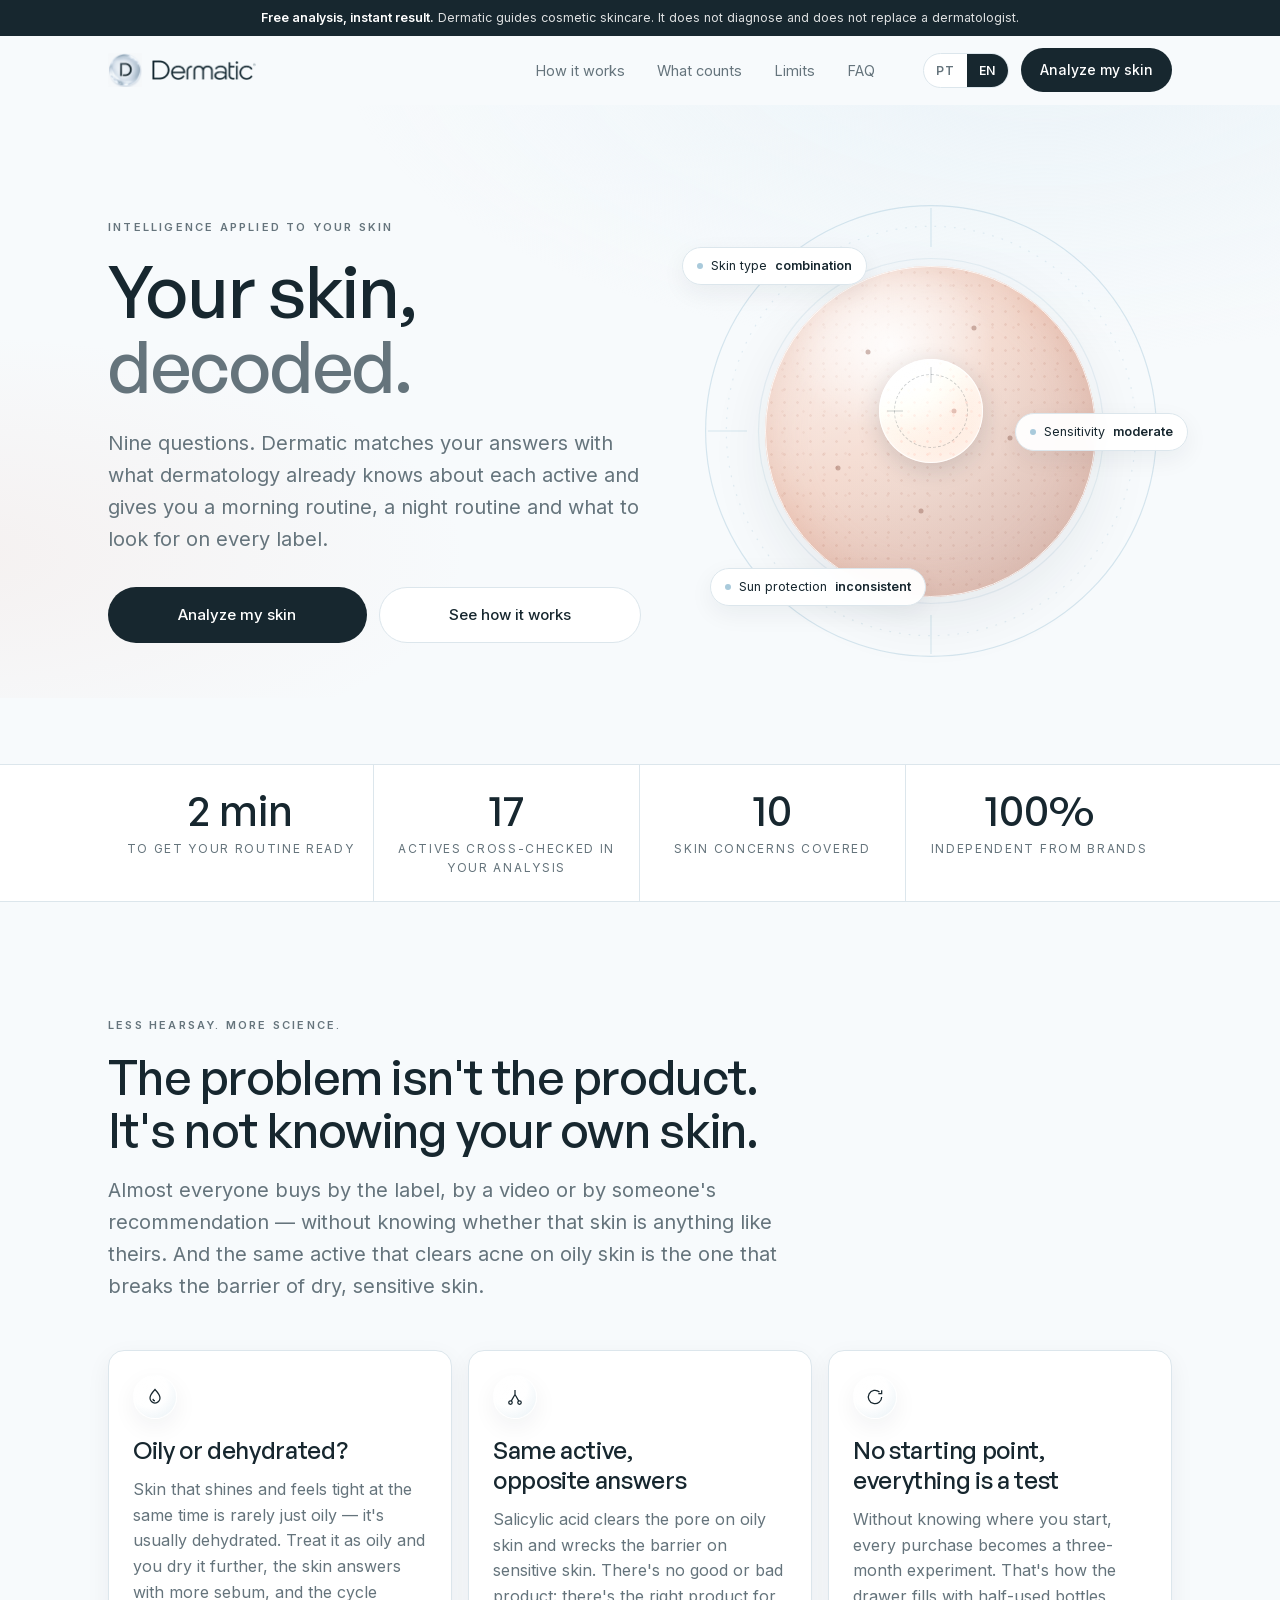
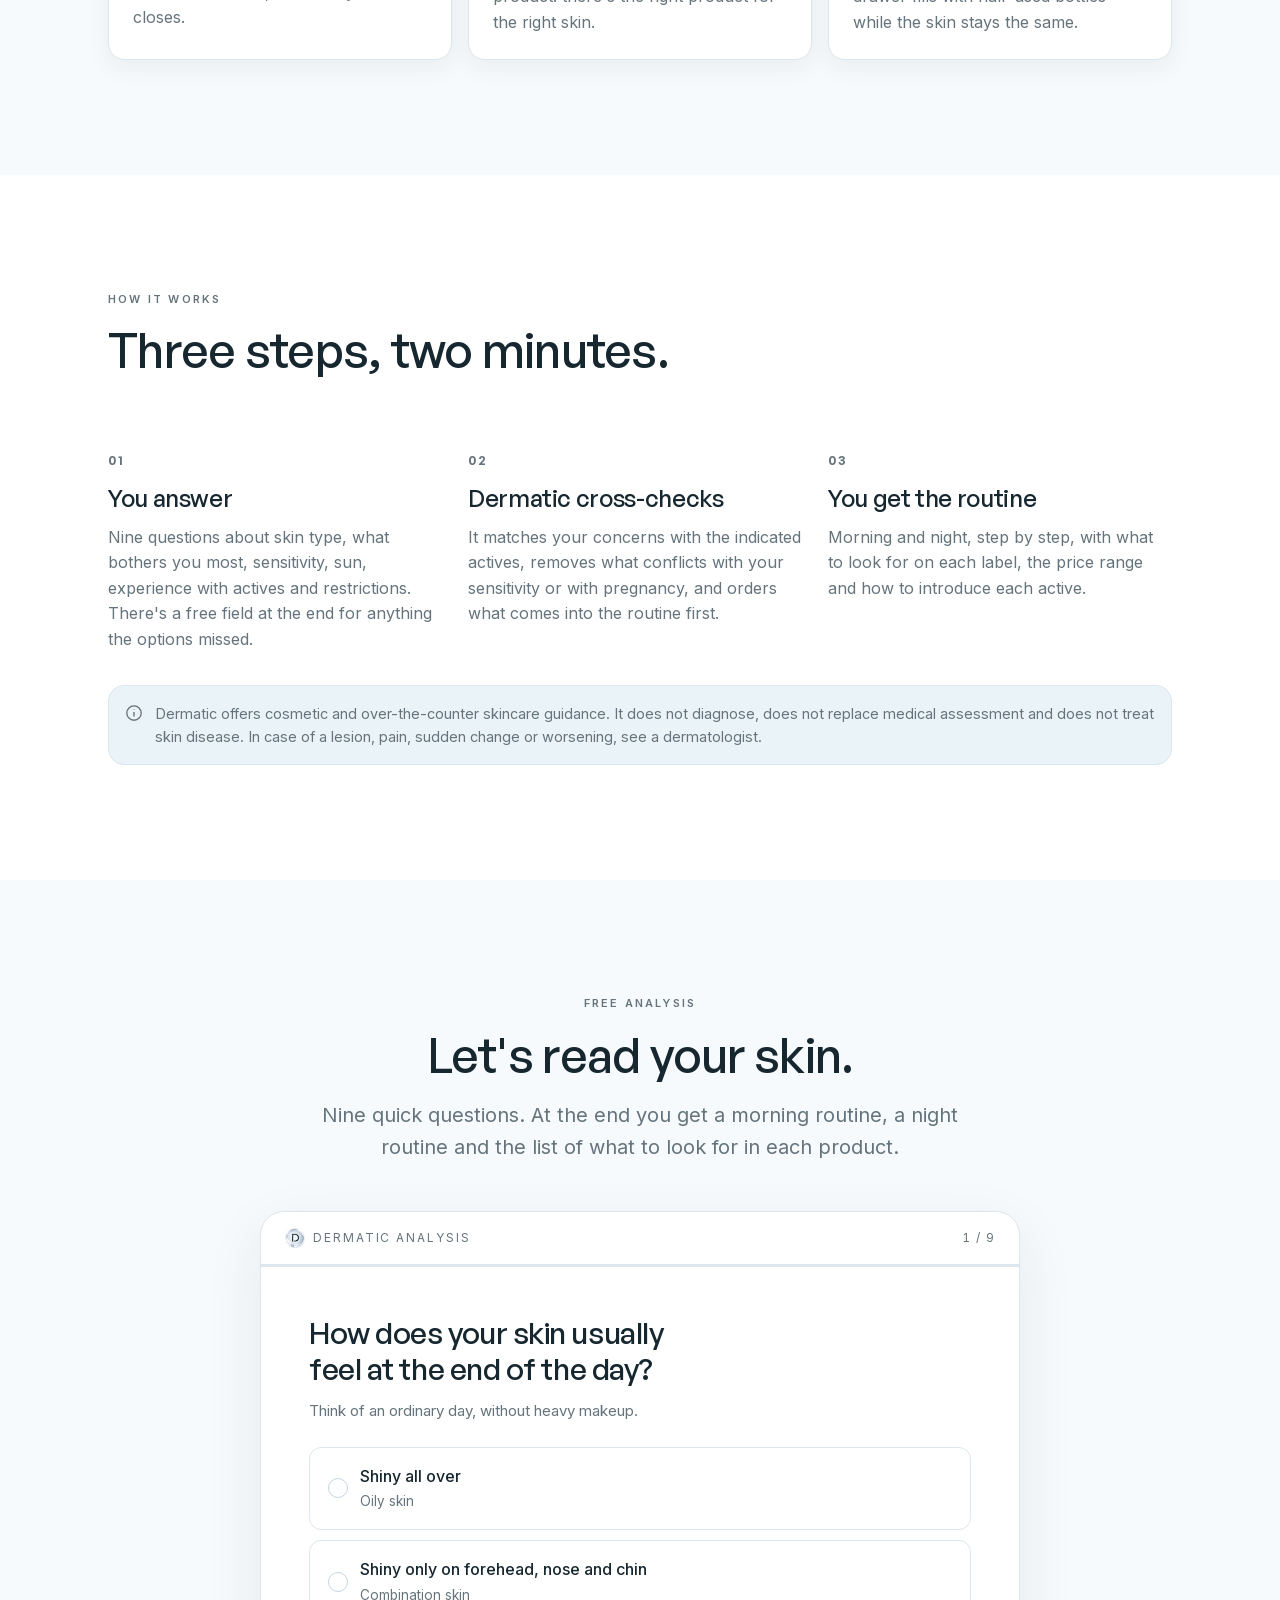
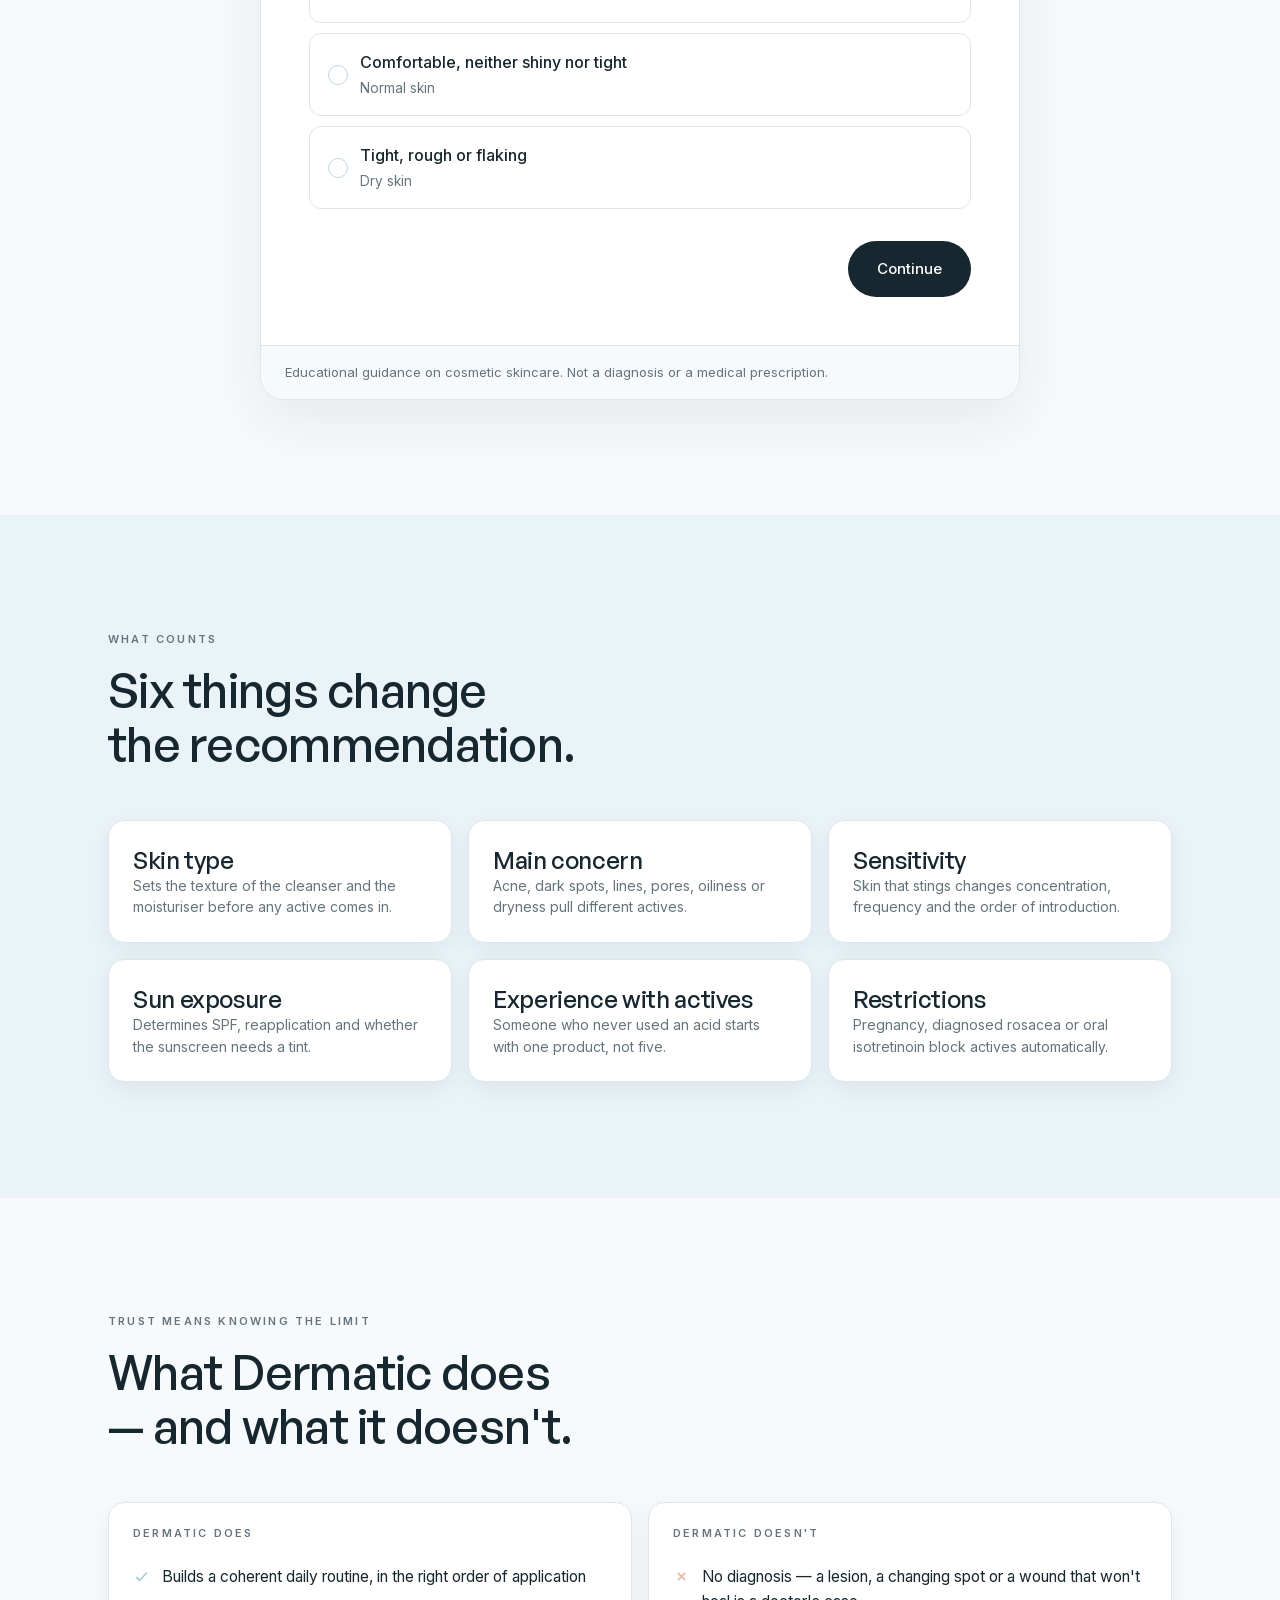
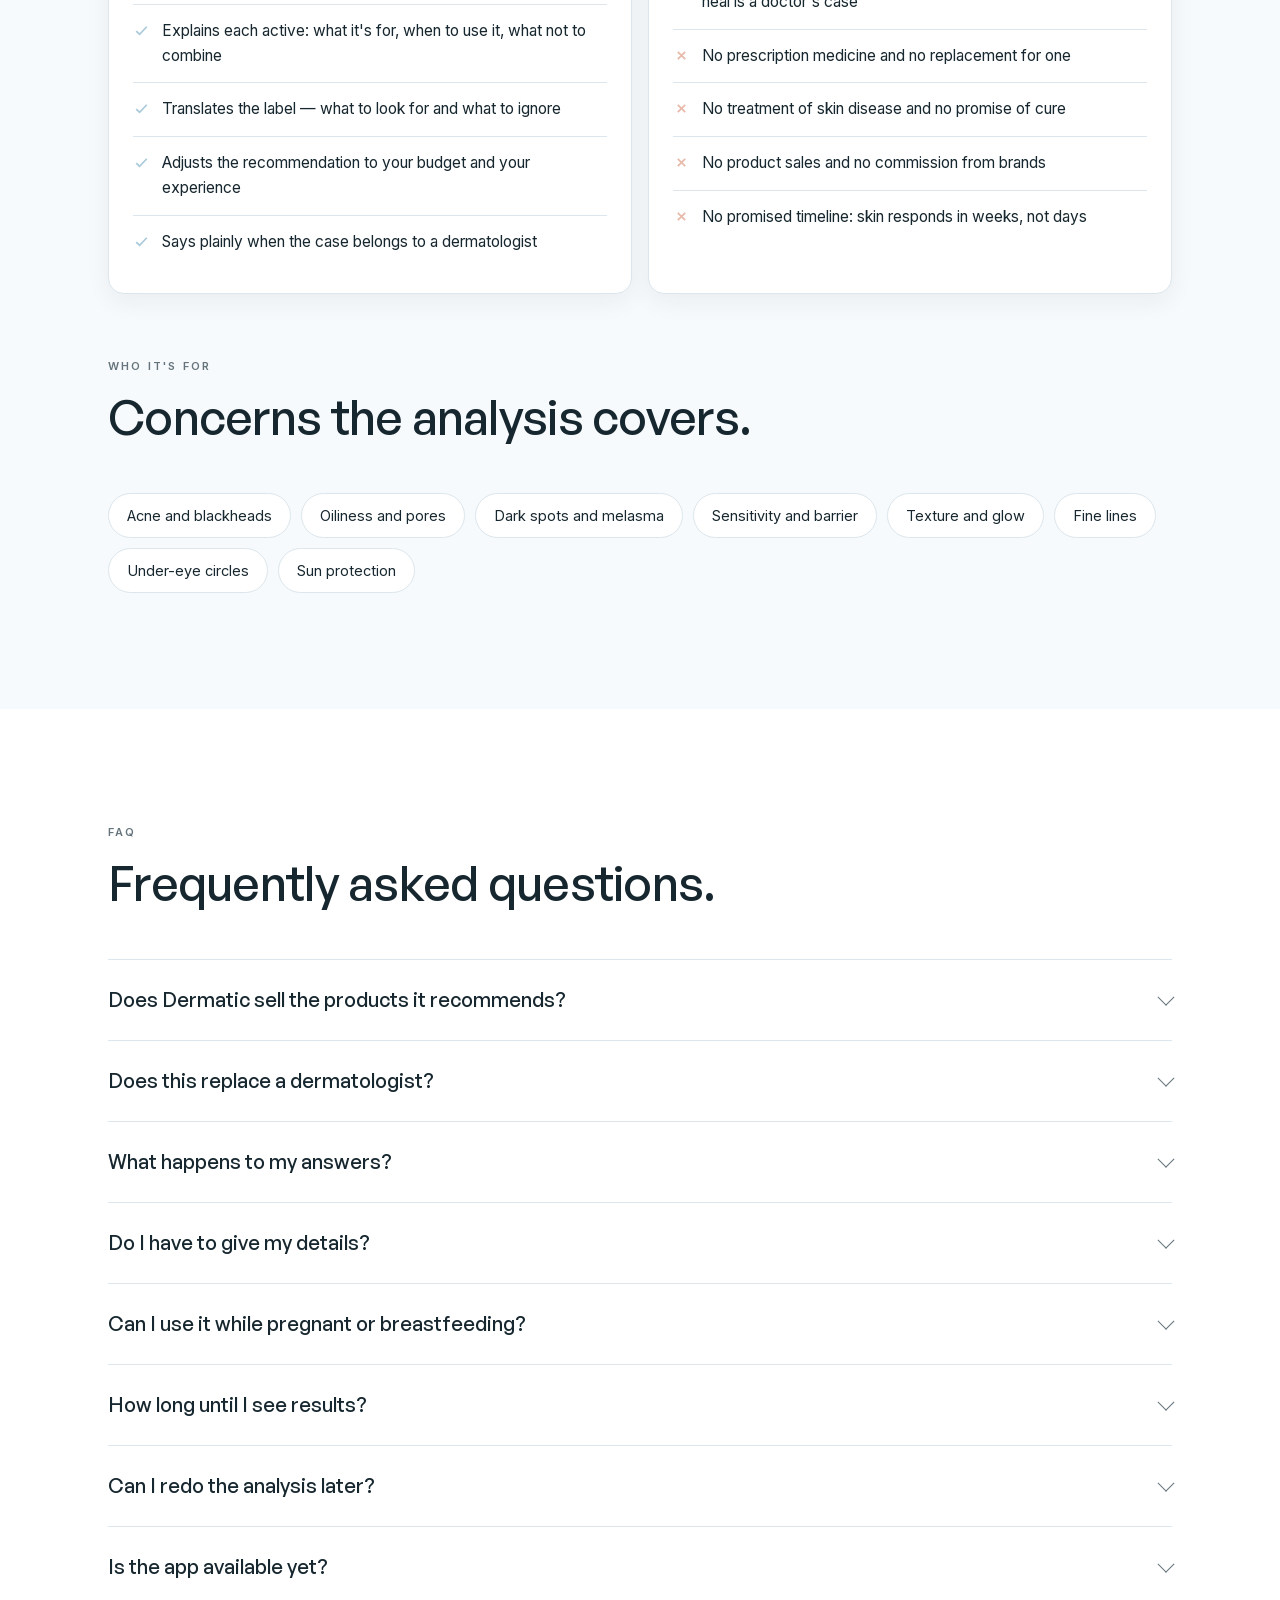
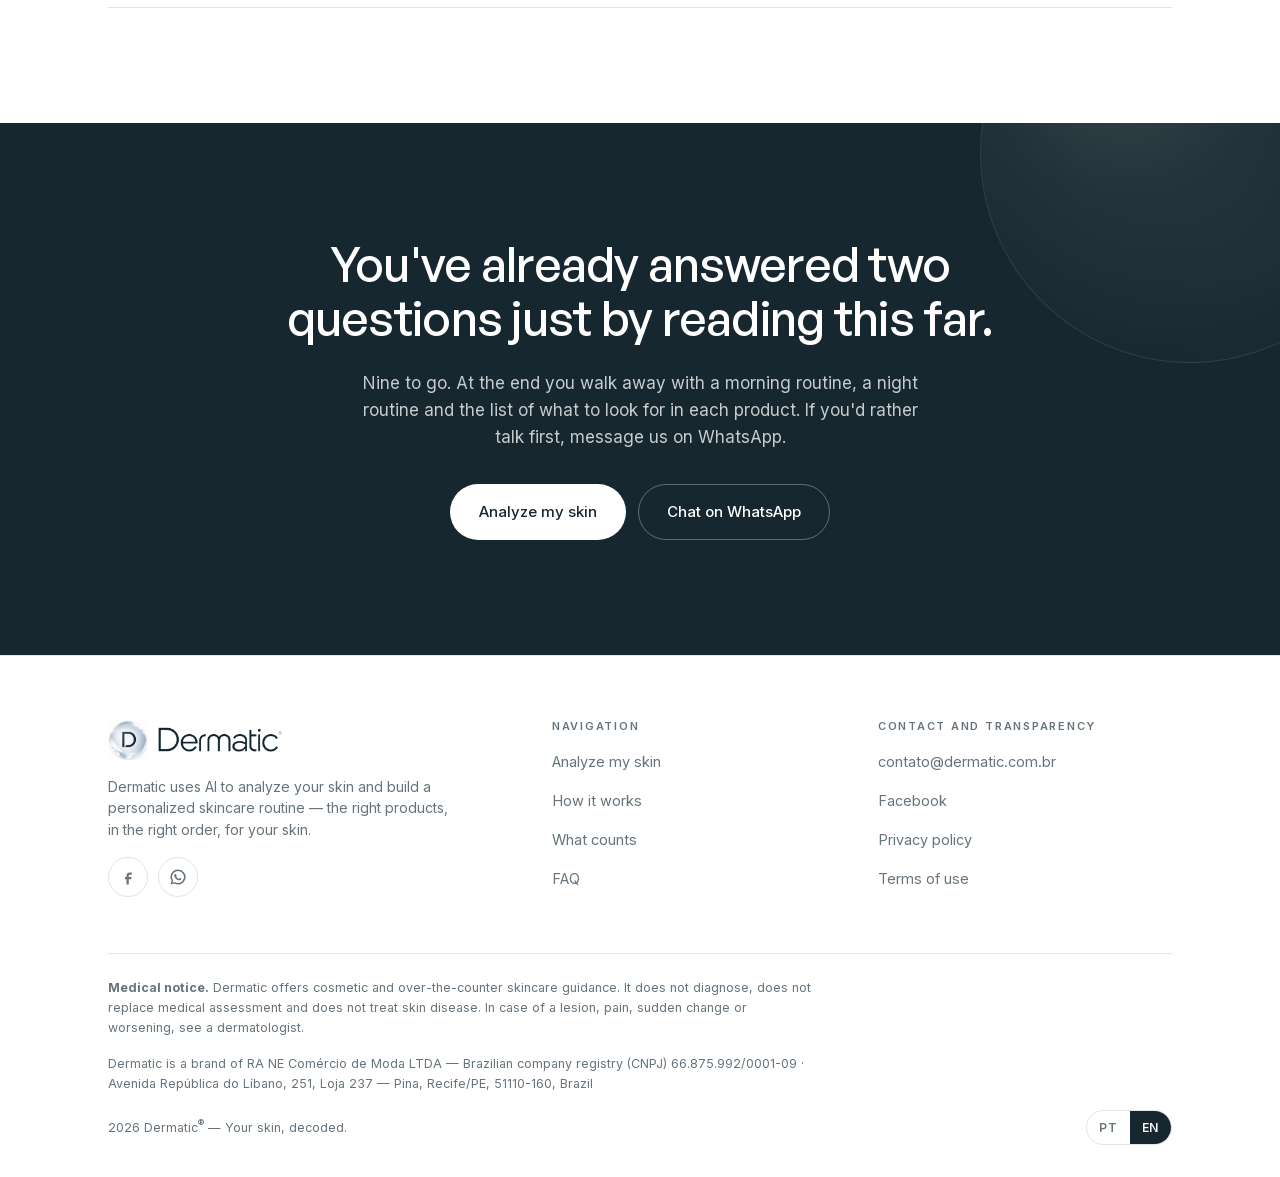
<file: index.html>
<!doctype html>
<html lang="pt-BR">
<head>
<meta charset="utf-8">
<meta name="viewport" content="width=device-width,initial-scale=1">

<!-- ==========================================================================
     DERMATIC — landing page institucional
     Domínio de produção: https://dermatic.com.br  [PREENCHER se for outro]
     Troque o domínio aqui (canonical, hreflang, OG, JSON-LD) e no sitemap.xml.
     ========================================================================== -->

<title>Dermatic — a IA que analisa sua pele e monta a rotina certa</title>
<meta name="description" content="Responda 9 perguntas e a Dermatic monta uma rotina de skincare personalizada: os ativos certos, na ordem certa, com o que procurar no rótulo. Grátis, em dois minutos.">
<link rel="canonical" href="https://dermatic.com.br/">
<link rel="alternate" hreflang="pt-BR" href="https://dermatic.com.br/">
<link rel="alternate" hreflang="en" href="https://dermatic.com.br/?lang=en">
<link rel="alternate" hreflang="x-default" href="https://dermatic.com.br/">
<meta name="theme-color" content="#F7FAFC">

<!-- Open Graph — compartilhamento no Facebook -->
<meta property="og:type" content="website">
<meta property="og:site_name" content="Dermatic">
<meta property="og:url" content="https://dermatic.com.br/">
<meta property="og:title" content="Dermatic — sua pele, decodificada.">
<meta property="og:description" content="A IA da Dermatic analisa sua pele e monta uma rotina de skincare personalizada — os produtos certos, na ordem certa, para o seu tipo de pele.">
<meta property="og:image" content="https://dermatic.com.br/og-image.jpg">
<meta property="og:image:width" content="1200">
<meta property="og:image:height" content="630">
<meta property="og:image:alt" content="Dermatic — Sua pele, decodificada.">
<meta property="og:locale" content="pt_BR">
<meta property="og:locale:alternate" content="en_US">
<meta name="twitter:card" content="summary_large_image">
<meta name="twitter:title" content="Dermatic — sua pele, decodificada.">
<meta name="twitter:description" content="A IA da Dermatic analisa sua pele e monta uma rotina de skincare personalizada — os produtos certos, na ordem certa.">
<meta name="twitter:image" content="https://dermatic.com.br/og-image.jpg">
<meta name="twitter:image:alt" content="Dermatic — Sua pele, decodificada.">

<link rel="icon" href="favicon.ico" sizes="any">
<link rel="icon" href="assets/img/icon-192.png" type="image/png" sizes="192x192">
<link rel="apple-touch-icon" href="assets/img/apple-touch-icon.png">
<link rel="manifest" href="site.webmanifest">

<link rel="preload" href="assets/fonts/general-sans-500.woff2" as="font" type="font/woff2" crossorigin>
<link rel="preload" href="assets/fonts/inter-latin.woff2" as="font" type="font/woff2" crossorigin>
<link rel="stylesheet" href="assets/css/styles.css">

<script type="application/ld+json">
{
  "@context":"https://schema.org",
  "@type":"Organization",
  "name":"Dermatic",
  "url":"https://dermatic.com.br/",
  "logo":"https://dermatic.com.br/assets/logo/orb-512.png",
  "slogan":"Sua pele, decodificada.",
  "description":"Inteligência artificial que analisa a pele e monta uma rotina de skincare personalizada com produtos cosméticos e de venda livre.",
  "email":"contato@dermatic.com.br",
  "sameAs":["https://www.facebook.com/profile.php?id=61594012530244"]
}
</script>
</head>
<body>
<a class="skip" href="#quiz" data-i18n="skip">Ir direto para a análise</a>

<!-- ==========================================================================
     AVISO SUPERIOR — limite clínico sempre visível (Brand Guide p.36)
     ========================================================================== -->
<div class="topbar">
  <b data-i18n="topbar.strong">Análise gratuita, resultado na hora.</b>
  <span data-i18n="topbar.text">A Dermatic orienta cuidados cosméticos. Não faz diagnóstico e não substitui consulta com dermatologista.</span>
</div>

<!-- ========================================================================== HEADER ========== -->
<header class="header" id="header">
  <div class="wrap header-in">
    <a class="brand" href="#top" aria-label="Dermatic — página inicial">
      <img class="orb" src="assets/logo/orb-mark.png" width="34" height="34" alt="" aria-hidden="true">
      <img class="wordmark" src="assets/logo/wordmark.png" width="104" height="21" alt="Dermatic">
    </a>
    <nav class="nav" aria-label="Seções da página">
      <a href="#como-funciona" data-i18n="nav.how">Como funciona</a>
      <a href="#analise" data-i18n="nav.what">O que entra na conta</a>
      <a href="#limites" data-i18n="nav.limits">Limites</a>
      <a href="#duvidas" data-i18n="nav.faq">Dúvidas</a>
    </nav>
    <div class="header-actions">
      <div class="lang" role="group" aria-label="Idioma / Language">
        <button type="button" data-lang="pt" aria-pressed="true">PT</button>
        <button type="button" data-lang="en" aria-pressed="false">EN</button>
      </div>
      <a class="btn btn-primary btn-sm btn-header" href="#quiz" data-i18n="cta.analyze">Analisar minha pele</a>
    </div>
  </div>
</header>

<main id="top">

  <!-- ======================================================================== HERO ========== -->
  <section class="hero">
    <div class="wrap hero-in">
      <div class="reveal">
        <span class="eyebrow" data-i18n="hero.eyebrow">Inteligência aplicada à sua pele</span>
        <h1 class="h-display">Sua pele,<br><em>decodificada.</em></h1>
        <p class="lead" data-i18n="hero.lead">Nove perguntas. A Dermatic cruza suas respostas com o que a dermatologia já sabe sobre cada ativo e devolve a rotina da manhã, a da noite e o que procurar no rótulo de cada produto.</p>
        <div class="hero-ctas">
          <a class="btn btn-primary" href="#quiz" data-i18n="cta.analyze">Analisar minha pele</a>
          <a class="btn btn-ghost" href="#como-funciona" data-i18n="cta.how">Ver como funciona</a>
        </div>
      </div>

      <!-- visual: amostra de pele sob leitura — construído em CSS/SVG, reage ao ponteiro -->
      <div class="scan reveal" id="scan">
        <div class="scan-stage">
          <svg class="scan-rings" viewBox="0 0 400 400" fill="none" stroke="currentColor" aria-hidden="true">
            <circle cx="200" cy="200" r="196" stroke-width="1" opacity=".45"/>
            <circle cx="200" cy="200" r="178" stroke-width="1" opacity=".3" stroke-dasharray="1.5 7"/>
            <circle cx="200" cy="200" r="150" stroke-width="1" opacity=".22"/>
            <path d="M200 6v34M200 360v34M6 200h34M360 200h34" stroke-width="1" opacity=".4"/>
            <path d="M148 148 132 132M252 148l16-16M148 252l-16 16M252 252l16 16" stroke-width="1" opacity=".25"/>
          </svg>

          <div class="skin" id="skin">
            <span class="skin-sheen" aria-hidden="true"></span>
            <span class="skin-mark" style="--x:31%;--y:26%"></span>
            <span class="skin-mark" style="--x:63%;--y:19%"></span>
            <span class="skin-mark" style="--x:74%;--y:52%"></span>
            <span class="skin-mark" style="--x:22%;--y:61%"></span>
            <span class="skin-mark" style="--x:47%;--y:74%"></span>
            <span class="skin-mark" style="--x:57%;--y:44%"></span>
            <span class="skin-lens" id="lens" aria-hidden="true"><i></i></span>
          </div>
        </div>

        <p class="sr-only" data-i18n="hero.scanAlt">Ilustração de uma amostra de pele sob leitura, com tipo de pele mista, sensibilidade moderada e fotoproteção irregular.</p>
        <div class="scan-chip scan-chip--1" data-depth="14" aria-hidden="true"><span class="dot"></span><span data-i18n="hero.chip1">Tipo de pele</span> <b data-i18n="hero.chip1v">mista</b></div>
        <div class="scan-chip scan-chip--2" data-depth="22" aria-hidden="true"><span class="dot"></span><span data-i18n="hero.chip2">Sensibilidade</span> <b data-i18n="hero.chip2v">moderada</b></div>
        <div class="scan-chip scan-chip--3" data-depth="18" aria-hidden="true"><span class="dot"></span><span data-i18n="hero.chip3">Fotoproteção</span> <b data-i18n="hero.chip3v">irregular</b></div>
      </div>
    </div>
  </section>

  <!-- números honestos: só o que é verdade hoje -->
  <div class="facts">
    <div class="wrap facts-in">
      <div class="fact"><b>2 min</b><span data-i18n="facts.l1">para a sua rotina ficar pronta</span></div>
      <div class="fact"><b>17</b><span data-i18n="facts.l2">ativos cruzados na sua análise</span></div>
      <div class="fact"><b>10</b><span data-i18n="facts.l3">preocupações de pele cobertas</span></div>
      <div class="fact"><b>100%</b><span data-i18n="facts.l4">independente de marcas</span></div>
    </div>
  </div>

  <!-- ======================================================================== PROBLEMA ========== -->
  <section class="section">
    <div class="wrap">
      <div class="section-head reveal">
        <span class="eyebrow" data-i18n="problem.eyebrow">Menos achismo. Mais ciência.</span>
        <h2 class="h-section" data-i18n="problem.title">O problema não é o produto. É não conhecer a sua pele.</h2>
        <p class="lead" data-i18n="problem.lead">Quase todo mundo compra pelo rótulo, pelo vídeo ou pela indicação de alguém — sem saber se aquela pele se parece com a sua. E o mesmo ativo que resolve a acne de uma pele oleosa é o que quebra a barreira de uma pele seca e sensível.</p>
      </div>
      <div class="grid grid-3">
        <article class="card problem reveal">
          <div class="icon-orb"><svg viewBox="0 0 24 24" fill="none" stroke="currentColor" stroke-width="1.5" aria-hidden="true"><path d="M12 3s6 6.4 6 10.2A6 6 0 0 1 6 13.2C6 9.4 12 3 12 3z"/><path d="M9.5 14.2a2.6 2.6 0 0 0 2.5 2.4"/></svg></div>
          <h3 class="h-card" data-i18n="problem.c1t">Oleosa ou desidratada?</h3>
          <p data-i18n="problem.c1d">Pele que brilha e repuxa ao mesmo tempo quase nunca é só oleosa — costuma estar desidratada. Quem trata como oleosa resseca mais, a pele responde produzindo mais sebo, e o ciclo se fecha.</p>
        </article>
        <article class="card problem reveal">
          <div class="icon-orb"><svg viewBox="0 0 24 24" fill="none" stroke="currentColor" stroke-width="1.5" aria-hidden="true"><path d="M12 3.5v5.5M12 9l-4.6 8M12 9l4.6 8"/><circle cx="6.6" cy="18.6" r="2.1"/><circle cx="17.4" cy="18.6" r="2.1"/></svg></div>
          <h3 class="h-card" data-i18n="problem.c2t">O mesmo ativo, respostas opostas</h3>
          <p data-i18n="problem.c2d">Ácido salicílico limpa o poro de uma pele oleosa e arrasa a barreira de uma pele sensível. Não existe produto bom ou ruim: existe o produto certo para o tipo de pele certo.</p>
        </article>
        <article class="card problem reveal">
          <div class="icon-orb"><svg viewBox="0 0 24 24" fill="none" stroke="currentColor" stroke-width="1.5" aria-hidden="true"><path d="M20 12a8 8 0 1 1-2.6-5.9"/><path d="M20 4v4h-4"/></svg></div>
          <h3 class="h-card" data-i18n="problem.c3t">Sem ponto de partida, tudo vira teste</h3>
          <p data-i18n="problem.c3d">Sem saber de onde parte, cada compra vira um experimento de três meses. É assim que a gaveta enche de frasco pela metade e a pele continua igual.</p>
        </article>
      </div>
    </div>
  </section>

  <!-- ======================================================================== COMO FUNCIONA ========== -->
  <section class="section section-white" id="como-funciona">
    <div class="wrap">
      <div class="section-head reveal">
        <span class="eyebrow" data-i18n="how.eyebrow">Como funciona</span>
        <h2 class="h-section" data-i18n="how.title">Três passos, dois minutos.</h2>
      </div>
      <div class="grid grid-3">
        <article class="step reveal">
          <span class="step-n">01</span>
          <h3 class="h-card" data-i18n="how.s1t">Você responde</h3>
          <p data-i18n="how.s1d">Nove perguntas sobre tipo de pele, o que mais incomoda, sensibilidade, sol, experiência com ativos e restrições. No fim há um campo livre para o que não coube nas alternativas.</p>
        </article>
        <article class="step reveal">
          <span class="step-n">02</span>
          <h3 class="h-card" data-i18n="how.s2t">A Dermatic cruza as respostas</h3>
          <p data-i18n="how.s2d">Combina as queixas com os ativos indicados, corta o que é incompatível com a sua sensibilidade ou com gestação, e ordena o que entra primeiro na rotina.</p>
        </article>
        <article class="step reveal">
          <span class="step-n">03</span>
          <h3 class="h-card" data-i18n="how.s3t">Você recebe a rotina</h3>
          <p data-i18n="how.s3d">Manhã e noite passo a passo, com o que procurar no rótulo de cada produto, a faixa de preço e os cuidados na introdução de cada ativo.</p>
        </article>
      </div>
      <p class="note reveal">
        <svg width="18" height="18" viewBox="0 0 20 20" fill="none" stroke="currentColor" stroke-width="1.5" aria-hidden="true"><circle cx="10" cy="10" r="8"/><path d="M10 9v5M10 6.2v.6"/></svg>
        <span data-i18n="how.note">A Dermatic oferece recomendações de cuidados cosméticos e produtos de venda livre. Não realiza diagnóstico, não substitui avaliação médica e não trata doenças de pele. Em caso de lesão, dor, alteração súbita ou piora, procure um dermatologista.</span>
      </p>
    </div>
  </section>

  <!-- ======================================================================== QUIZ ========== -->
  <section class="section" id="quiz">
    <div class="wrap">
      <div class="section-head reveal" style="text-align:center;margin-left:auto;margin-right:auto">
        <span class="eyebrow" data-i18n="quiz.eyebrow">Análise gratuita</span>
        <h2 class="h-section" data-i18n="quiz.title">Vamos ler a sua pele.</h2>
        <p class="lead" data-i18n="quiz.lead" style="margin-left:auto;margin-right:auto">Nove perguntas rápidas. No fim você recebe a rotina da manhã, a da noite e a lista do que procurar em cada produto.</p>
      </div>

      <div class="quiz-shell reveal">
        <div class="quiz-top">
          <span class="mark">
            <img src="assets/logo/orb-mark.png" width="20" height="20" alt="" aria-hidden="true">
            <span data-i18n="quiz.mark">Análise Dermatic</span>
          </span>
          <span class="quiz-count" id="quizCount">1 / 9</span>
        </div>
        <div class="quiz-bar"><i id="quizBar"></i></div>
        <div class="quiz-body" id="quizBody" role="group" aria-live="polite" aria-atomic="false">
          <!-- preenchido por assets/js/main.js -->
        </div>
        <p class="quiz-foot" data-i18n="quiz.foot">Orientação educativa sobre cuidados cosméticos. Não é diagnóstico nem prescrição médica.</p>
      </div>

      <div class="result" id="result" tabindex="-1"><!-- resultado renderizado por JS --></div>
    </div>
  </section>

  <!-- ======================================================================== O QUE ENTRA NA CONTA ========== -->
  <section class="section section-ice" id="analise">
    <div class="wrap">
      <div class="section-head reveal">
        <span class="eyebrow" data-i18n="factors.eyebrow">O que entra na conta</span>
        <h2 class="h-section" data-i18n="factors.title">Seis coisas mudam a recomendação.</h2>
      </div>
      <div class="grid grid-3">
        <article class="card reveal"><h3 class="h-card" data-i18n="factors.f1t">Tipo de pele</h3><p class="muted small" data-i18n="factors.f1d">Define a textura da limpeza e do hidratante antes de qualquer ativo entrar.</p></article>
        <article class="card reveal"><h3 class="h-card" data-i18n="factors.f2t">Queixa principal</h3><p class="muted small" data-i18n="factors.f2d">Acne, manchas, linhas, poros, oleosidade ou ressecamento puxam ativos diferentes.</p></article>
        <article class="card reveal"><h3 class="h-card" data-i18n="factors.f3t">Sensibilidade</h3><p class="muted small" data-i18n="factors.f3d">Pele que arde muda concentração, frequência e a ordem de introdução.</p></article>
        <article class="card reveal"><h3 class="h-card" data-i18n="factors.f4t">Exposição solar</h3><p class="muted small" data-i18n="factors.f4d">Determina o FPS, a reaplicação e se o protetor precisa ter cor.</p></article>
        <article class="card reveal"><h3 class="h-card" data-i18n="factors.f5t">Experiência com ativos</h3><p class="muted small" data-i18n="factors.f5d">Quem nunca usou ácido começa com um produto só, não com cinco.</p></article>
        <article class="card reveal"><h3 class="h-card" data-i18n="factors.f6t">Restrições</h3><p class="muted small" data-i18n="factors.f6d">Gestação, rosácea diagnosticada ou isotretinoína bloqueiam ativos automaticamente.</p></article>
      </div>
    </div>
  </section>

  <!-- ======================================================================== LIMITES / CONFIANÇA ========== -->
  <section class="section" id="limites">
    <div class="wrap">
      <div class="section-head reveal">
        <span class="eyebrow" data-i18n="limits.eyebrow">Confiança também é saber o limite</span>
        <h2 class="h-section" data-i18n="limits.title">O que a Dermatic faz — e o que ela não faz.</h2>
      </div>
      <div class="limits">
        <div class="card reveal">
          <h4 class="eyebrow" style="margin-bottom:var(--space-3)" data-i18n="limits.yes">A Dermatic faz</h4>
          <ul>
            <li class="yes"><svg width="17" height="17" viewBox="0 0 16 16" fill="none" stroke="currentColor" stroke-width="1.6" aria-hidden="true"><path d="M3 8.5 6.2 11.5 13 4.5"/></svg><span data-i18n="limits.y1">Organiza uma rotina diária coerente, na ordem certa de aplicação</span></li>
            <li class="yes"><svg width="17" height="17" viewBox="0 0 16 16" fill="none" stroke="currentColor" stroke-width="1.6" aria-hidden="true"><path d="M3 8.5 6.2 11.5 13 4.5"/></svg><span data-i18n="limits.y2">Explica cada ativo: para que serve, quando usar, o que não combinar</span></li>
            <li class="yes"><svg width="17" height="17" viewBox="0 0 16 16" fill="none" stroke="currentColor" stroke-width="1.6" aria-hidden="true"><path d="M3 8.5 6.2 11.5 13 4.5"/></svg><span data-i18n="limits.y3">Traduz rótulo — o que procurar e o que ignorar na embalagem</span></li>
            <li class="yes"><svg width="17" height="17" viewBox="0 0 16 16" fill="none" stroke="currentColor" stroke-width="1.6" aria-hidden="true"><path d="M3 8.5 6.2 11.5 13 4.5"/></svg><span data-i18n="limits.y4">Ajusta a recomendação ao seu orçamento e à sua experiência</span></li>
            <li class="yes"><svg width="17" height="17" viewBox="0 0 16 16" fill="none" stroke="currentColor" stroke-width="1.6" aria-hidden="true"><path d="M3 8.5 6.2 11.5 13 4.5"/></svg><span data-i18n="limits.y5">Diz com todas as letras quando o caso é de dermatologista</span></li>
          </ul>
        </div>
        <div class="card reveal">
          <h4 class="eyebrow" style="margin-bottom:var(--space-3)" data-i18n="limits.no">A Dermatic não faz</h4>
          <ul>
            <li class="no"><svg width="17" height="17" viewBox="0 0 16 16" fill="none" stroke="currentColor" stroke-width="1.6" aria-hidden="true"><path d="M4.5 4.5l7 7M11.5 4.5l-7 7"/></svg><span data-i18n="limits.n1">Não dá diagnóstico — lesão, mancha que muda ou ferida que não fecha é caso de médico</span></li>
            <li class="no"><svg width="17" height="17" viewBox="0 0 16 16" fill="none" stroke="currentColor" stroke-width="1.6" aria-hidden="true"><path d="M4.5 4.5l7 7M11.5 4.5l-7 7"/></svg><span data-i18n="limits.n2">Não prescreve medicamento nem substitui receita</span></li>
            <li class="no"><svg width="17" height="17" viewBox="0 0 16 16" fill="none" stroke="currentColor" stroke-width="1.6" aria-hidden="true"><path d="M4.5 4.5l7 7M11.5 4.5l-7 7"/></svg><span data-i18n="limits.n3">Não trata doença de pele nem promete cura</span></li>
            <li class="no"><svg width="17" height="17" viewBox="0 0 16 16" fill="none" stroke="currentColor" stroke-width="1.6" aria-hidden="true"><path d="M4.5 4.5l7 7M11.5 4.5l-7 7"/></svg><span data-i18n="limits.n4">Não vende produto e não recebe por indicação de marca</span></li>
            <li class="no"><svg width="17" height="17" viewBox="0 0 16 16" fill="none" stroke="currentColor" stroke-width="1.6" aria-hidden="true"><path d="M4.5 4.5l7 7M11.5 4.5l-7 7"/></svg><span data-i18n="limits.n5">Não promete prazo de resultado: pele responde em semanas, não em dias</span></li>
          </ul>
        </div>
      </div>

      <div class="section-head reveal" style="margin-top:var(--space-8)">
        <span class="eyebrow" data-i18n="who.eyebrow">Para quem é</span>
        <h2 class="h-section" data-i18n="who.title">Preocupações que a análise cobre.</h2>
      </div>
      <ul class="tags reveal">
        <li class="tag" data-i18n="who.t1">Acne e cravos</li>
        <li class="tag" data-i18n="who.t2">Oleosidade e poros</li>
        <li class="tag" data-i18n="who.t3">Manchas e melasma</li>
        <li class="tag" data-i18n="who.t4">Sensibilidade e barreira</li>
        <li class="tag" data-i18n="who.t5">Textura e viço</li>
        <li class="tag" data-i18n="who.t6">Linhas finas</li>
        <li class="tag" data-i18n="who.t7">Olheiras</li>
        <li class="tag" data-i18n="who.t8">Fotoproteção</li>
      </ul>
    </div>
  </section>

  <!-- ======================================================================== FAQ ========== -->
  <section class="section section-white" id="duvidas">
    <div class="wrap">
      <div class="section-head reveal">
        <span class="eyebrow" data-i18n="faq.eyebrow">Dúvidas</span>
        <h2 class="h-section" data-i18n="faq.title">Perguntas frequentes.</h2>
      </div>
      <div class="faq reveal">
        <details>
          <summary data-i18n="faq.q1">A Dermatic vende os produtos que indica?</summary>
          <p class="answer" data-i18n="faq.a1">Não. A recomendação é por ativo e concentração, não por marca. Nenhuma marca paga para aparecer, e a Dermatic não recebe comissão por indicação.</p>
        </details>
        <details>
          <summary data-i18n="faq.q2">Isso substitui uma consulta com dermatologista?</summary>
          <p class="answer" data-i18n="faq.a2">Não substitui. A Dermatic trabalha com cosméticos e produtos de venda livre. Diagnóstico, prescrição e tratamento de doença de pele são do médico — e a própria análise avisa quando o seu caso pede essa consulta.</p>
        </details>
        <details>
          <summary data-i18n="faq.q3">O que acontece com as minhas respostas?</summary>
          <p class="answer" data-i18n="faq.a3">A análise é calculada dentro do próprio navegador — as respostas sobre a sua pele não são enviadas para servidor nem usadas para treinar modelo. O que sai daqui é apenas o contato que você digita no fim, e só para a Dermatic falar com você.</p>
        </details>
        <details>
          <summary data-i18n="faq.q4">Preciso informar meus dados?</summary>
          <p class="answer" data-i18n="faq.a4">Nome e e-mail, no último passo, para a gente enviar a sua rotina e poder responder suas dúvidas. Não pedimos senha, não criamos conta e você pode pedir a exclusão dos seus dados quando quiser.</p>
        </details>
        <details>
          <summary data-i18n="faq.q5">Posso usar se estiver grávida ou amamentando?</summary>
          <p class="answer" data-i18n="faq.a5">Pode, e existe uma pergunta específica sobre isso. Ao marcar gestação ou amamentação, a análise já sai sem retinóides e sem os ativos contraindicados. Ainda assim, confirme a rotina com quem acompanha o seu pré-natal.</p>
        </details>
        <details>
          <summary data-i18n="faq.q6">Em quanto tempo eu vejo resultado?</summary>
          <p class="answer" data-i18n="faq.a6">Depende do ativo e da sua pele, e ninguém honesto promete prazo. A maior parte dos ativos cosméticos pede semanas de uso constante — não dias. Constância vale mais que concentração.</p>
        </details>
        <details>
          <summary data-i18n="faq.q7">Posso refazer a análise depois?</summary>
          <p class="answer" data-i18n="faq.a7">Quantas vezes quiser. A pele muda com estação, rotina e idade — refazer quando algo mudar é justamente o uso certo.</p>
        </details>
        <details>
          <summary data-i18n="faq.q8">O aplicativo já está disponível?</summary>
          <p class="answer" data-i18n="faq.a8">Ainda não. A Dermatic está em desenvolvimento, e esta análise é a primeira parte dela funcionando de forma aberta. Para acompanhar o lançamento, fale com a gente no WhatsApp ou siga a página no Facebook.</p>
        </details>
      </div>
    </div>
  </section>

  <!-- ======================================================================== CTA FINAL ========== -->
  <section class="section cta-final">
    <span class="orb-deco" aria-hidden="true"></span>
    <div class="wrap">
      <h2 class="h-section reveal" data-i18n="final.title">Duas perguntas você já respondeu lendo até aqui.</h2>
      <p class="reveal" data-i18n="final.lead">Faltam nove. No fim você sai com uma rotina de manhã, uma de noite e a lista do que procurar em cada produto. Se preferir conversar antes, é só chamar no WhatsApp.</p>
      <div class="btns reveal">
        <a class="btn btn-primary" href="#quiz" data-i18n="cta.analyze">Analisar minha pele</a>
        <a class="btn btn-ghost" href="#" data-wa data-i18n="cta.whats">Falar no WhatsApp</a>
      </div>
    </div>
  </section>
</main>

<!-- ======================================================================== RODAPÉ ========== -->
<footer class="footer">
  <div class="wrap">
    <div class="footer-grid">
      <div>
        <div class="brand">
          <img class="orb" src="assets/logo/orb-mark.png" width="40" height="40" alt="" aria-hidden="true">
          <img class="wordmark" src="assets/logo/wordmark.png" width="124" height="24" alt="Dermatic">
        </div>
        <p class="muted small" style="max-width:38ch" data-i18n="footer.bio">A Dermatic usa IA para analisar sua pele e montar uma rotina de skincare personalizada — produtos certos, na ordem certa, para o seu tipo de pele.</p>
        <div class="socials">
          <a href="https://www.facebook.com/profile.php?id=61594012530244" target="_blank" rel="noopener" aria-label="Facebook" data-social="facebook">
            <svg width="18" height="18" viewBox="0 0 24 24" fill="currentColor" aria-hidden="true"><path d="M14 9h3V6h-3c-2.2 0-4 1.8-4 4v2H8v3h2v7h3v-7h3l1-3h-4v-2c0-.6.4-1 1-1z"/></svg>
          </a>
          <a href="#" data-wa target="_blank" rel="noopener" aria-label="WhatsApp">
            <svg width="18" height="18" viewBox="0 0 24 24" fill="currentColor" aria-hidden="true"><path d="M12 2a10 10 0 0 0-8.6 15.1L2 22l5-1.4A10 10 0 1 0 12 2zm0 18a8 8 0 0 1-4.1-1.1l-.3-.2-3 .8.8-2.9-.2-.3A8 8 0 1 1 12 20zm4.4-5.9c-.2-.1-1.4-.7-1.6-.8-.2-.1-.4-.1-.6.1l-.8 1c-.1.2-.3.2-.5.1a6.5 6.5 0 0 1-3.2-2.8c-.1-.2 0-.4.1-.5l.4-.5c.1-.2.1-.3 0-.5l-.7-1.7c-.2-.4-.4-.4-.6-.4h-.5c-.2 0-.5.1-.7.3-.8.8-1 1.9-.6 3a9.4 9.4 0 0 0 4.4 4.6c1.3.6 2.3.6 3 .4.5-.1 1.3-.6 1.5-1.2.2-.5.2-1 .1-1.1z"/></svg>
          </a>
        </div>
      </div>
      <div>
        <h4 data-i18n="footer.nav">Navegação</h4>
        <ul>
          <li><a href="#quiz" data-i18n="cta.analyze">Analisar minha pele</a></li>
          <li><a href="#como-funciona" data-i18n="nav.how">Como funciona</a></li>
          <li><a href="#analise" data-i18n="nav.what">O que entra na conta</a></li>
          <li><a href="#duvidas" data-i18n="nav.faq">Dúvidas</a></li>
        </ul>
      </div>
      <div>
        <h4 data-i18n="footer.contact">Contato e transparência</h4>
        <ul>
          <li><a href="mailto:contato@dermatic.com.br" data-email>contato@dermatic.com.br</a></li>
          <li><a href="https://www.facebook.com/profile.php?id=61594012530244" target="_blank" rel="noopener" data-social="facebook">Facebook</a></li>
          <li><a href="privacidade.html" data-i18n="footer.privacy">Política de privacidade</a></li>
          <li><a href="termos.html" data-i18n="footer.terms">Termos de uso</a></li>
        </ul>
      </div>
    </div>

    <div class="legal">
      <p data-i18n="footer.disclaimer"><strong>Aviso médico.</strong> A Dermatic oferece recomendações de cuidados cosméticos e produtos de venda livre. Não realiza diagnóstico, não substitui avaliação médica e não trata doenças de pele. Em caso de lesão, dor, alteração súbita ou piora, procure um dermatologista.</p>
      <p data-i18n="footer.company">Dermatic é uma marca de RA NE Comércio de Moda LTDA — CNPJ 66.875.992/0001-09 · Avenida República do Líbano, 251, Loja 237 — Pina, Recife/PE, 51110-160</p>
      <div class="row">
        <p><span id="year">2026</span> Dermatic<sup>®</sup> — <span data-i18n="footer.tagline">Sua pele, decodificada.</span></p>
        <div class="lang" role="group" aria-label="Idioma / Language">
          <button type="button" data-lang="pt" aria-pressed="true">PT</button>
          <button type="button" data-lang="en" aria-pressed="false">EN</button>
        </div>
      </div>
    </div>
  </div>
</footer>

<a class="wa-float" href="#" data-wa target="_blank" rel="noopener" aria-label="Falar no WhatsApp">
  <svg width="26" height="26" viewBox="0 0 24 24" fill="currentColor" aria-hidden="true"><path d="M12 2a10 10 0 0 0-8.6 15.1L2 22l5-1.4A10 10 0 1 0 12 2zm0 18a8 8 0 0 1-4.1-1.1l-.3-.2-3 .8.8-2.9-.2-.3A8 8 0 1 1 12 20zm4.4-5.9c-.2-.1-1.4-.7-1.6-.8-.2-.1-.4-.1-.6.1l-.8 1c-.1.2-.3.2-.5.1a6.5 6.5 0 0 1-3.2-2.8c-.1-.2 0-.4.1-.5l.4-.5c.1-.2.1-.3 0-.5l-.7-1.7c-.2-.4-.4-.4-.6-.4h-.5c-.2 0-.5.1-.7.3-.8.8-1 1.9-.6 3a9.4 9.4 0 0 0 4.4 4.6c1.3.6 2.3.6 3 .4.5-.1 1.3-.6 1.5-1.2.2-.5.2-1 .1-1.1z"/></svg>
</a>

<!-- banner de consentimento — só aparece se houver Pixel/Analytics configurado -->
<div class="consent" id="consent" role="dialog" aria-live="polite" aria-label="Consentimento de cookies">
  <p data-i18n="consent.text">Usamos cookies de medição para entender de onde vêm as visitas. Nada é carregado antes de você aceitar.</p>
  <div class="btns">
    <button type="button" class="btn btn-ghost btn-sm" id="consentNo" data-i18n="consent.no">Recusar</button>
    <button type="button" class="btn btn-primary btn-sm" id="consentYes" data-i18n="consent.yes">Aceitar</button>
  </div>
</div>

<script src="assets/js/main.js" defer></script>
</body>
</html>
</file>
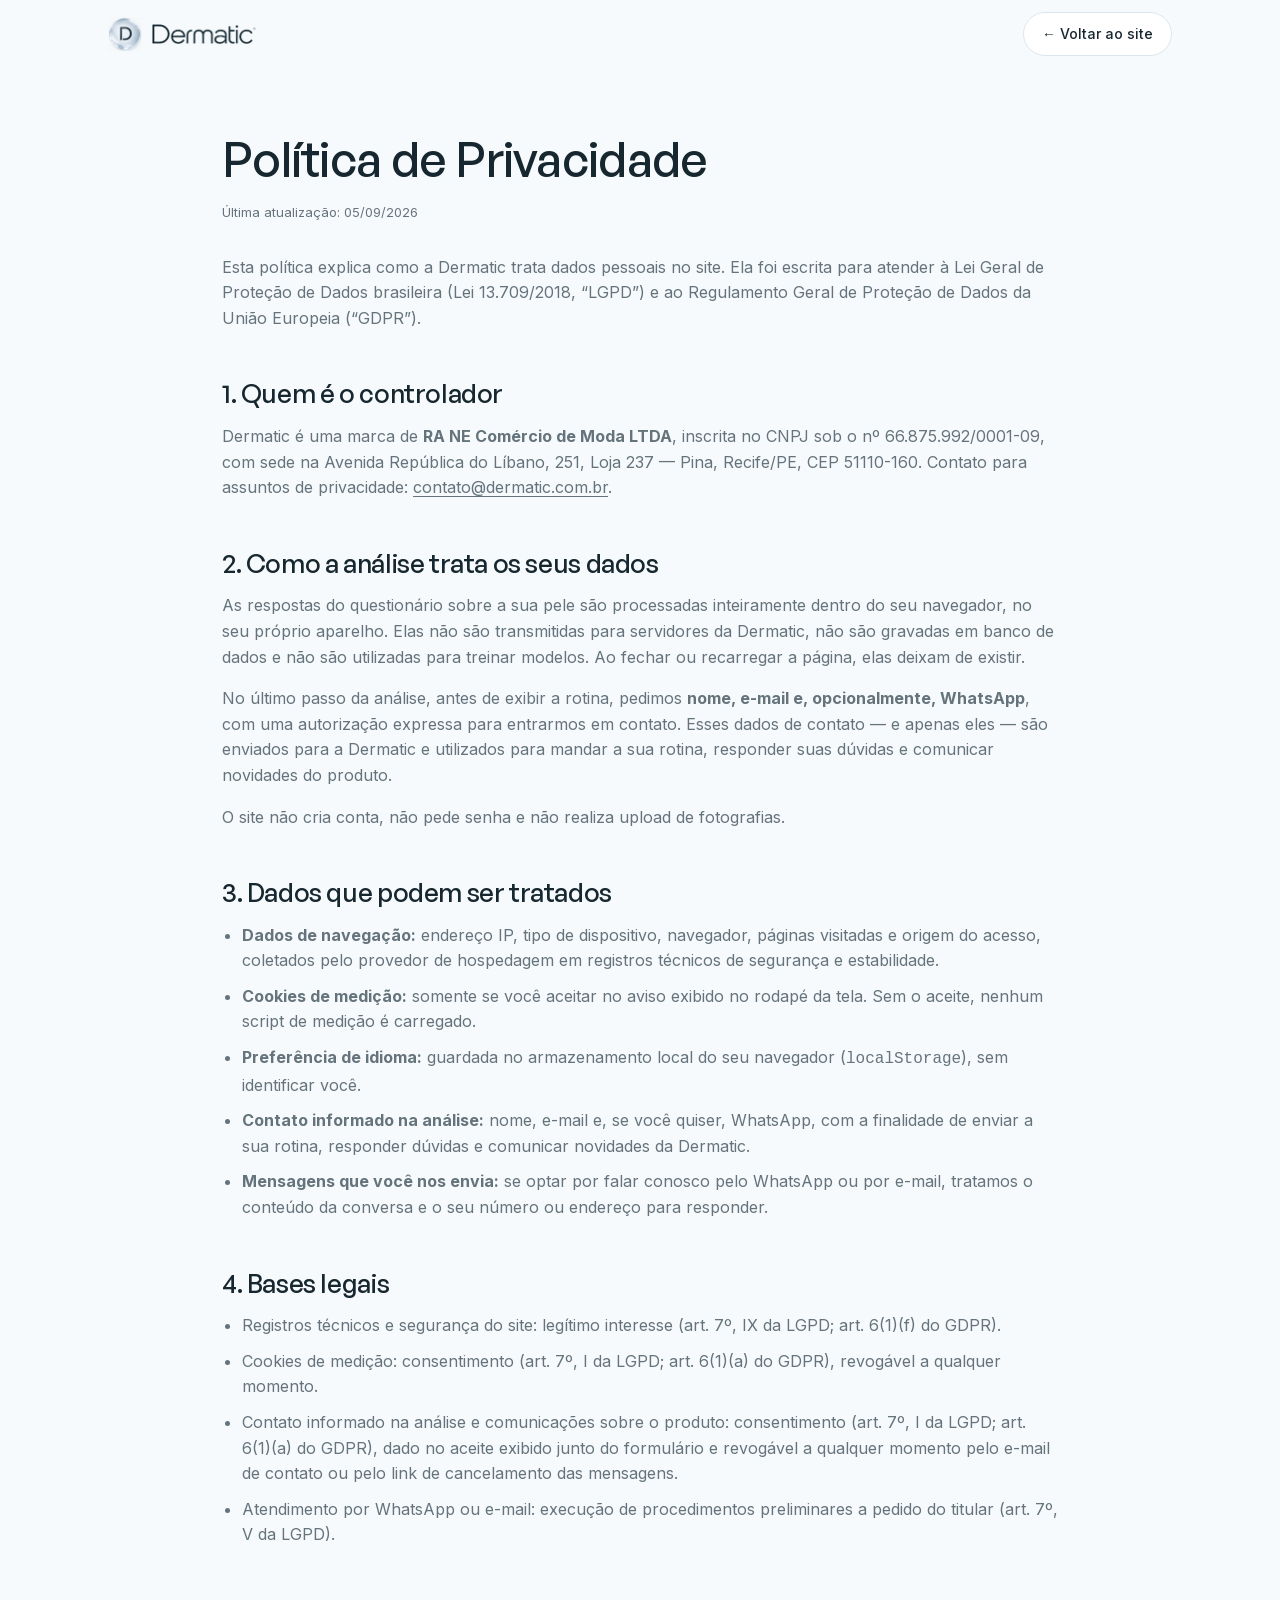
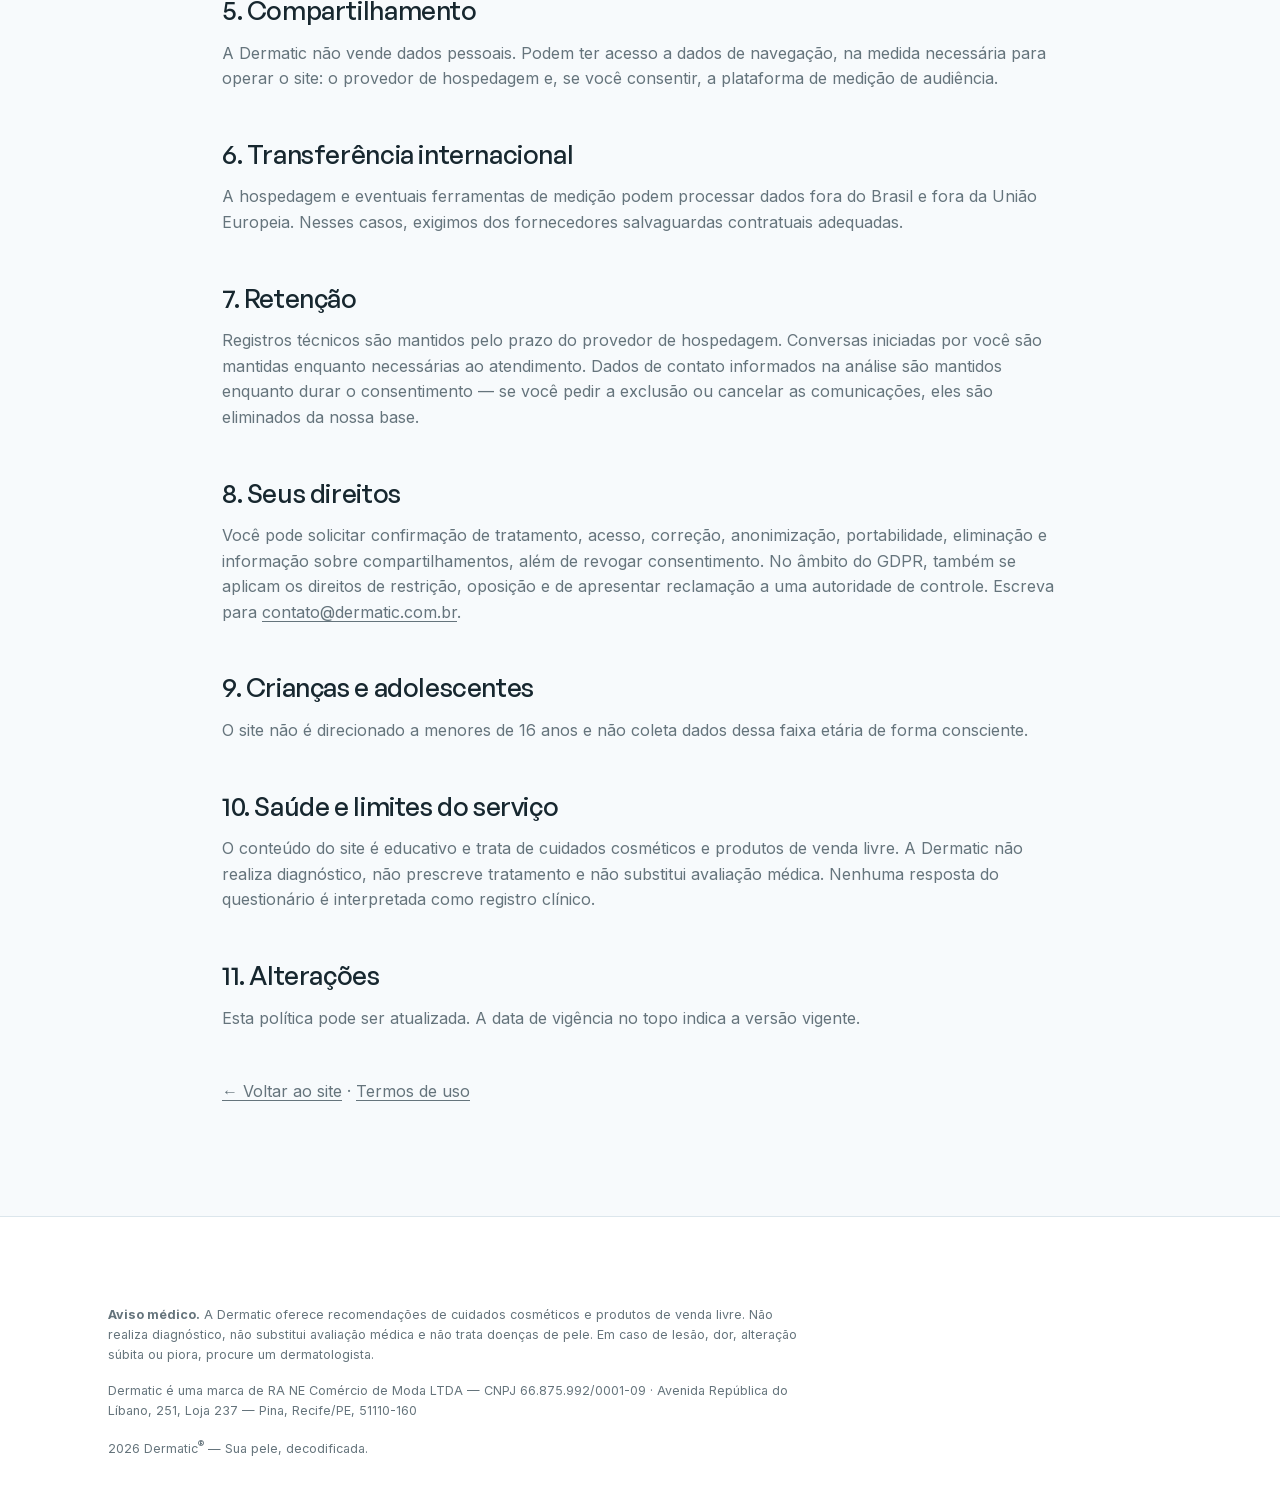
<file: privacidade.html>
<!doctype html>
<html lang="pt-BR">
<head>
<meta charset="utf-8">
<meta name="viewport" content="width=device-width,initial-scale=1">
<title>Política de Privacidade — Dermatic</title>
<meta name="description" content="Como a Dermatic trata dados pessoais: o que é coletado, o que não é, e seus direitos sob a LGPD e o GDPR.">
<meta name="robots" content="index,follow">
<link rel="canonical" href="https://dermatic.com.br/privacidade.html">
<link rel="icon" href="favicon.ico" sizes="any">
<link rel="stylesheet" href="assets/css/styles.css">
</head>
<body>
<header class="header">
  <div class="wrap header-in">
    <a class="brand" href="index.html" aria-label="Dermatic — página inicial">
      <img class="orb" src="assets/logo/orb-mark.png" width="34" height="34" alt="" aria-hidden="true">
      <img class="wordmark" src="assets/logo/wordmark.png" width="104" height="21" alt="Dermatic">
    </a>
    <div class="header-actions">
      <a class="btn btn-ghost btn-sm" href="index.html">← Voltar ao site</a>
    </div>
  </div>
</header>

<main class="wrap doc">
  <h1>Política de Privacidade</h1>
  <p class="updated">Última atualização: <!-- TODO: revisão jurídica — inserir data de vigência -->05/09/2026</p>

  <p>Esta política explica como a Dermatic trata dados pessoais no site. Ela foi escrita para atender à Lei Geral de Proteção de Dados brasileira (Lei 13.709/2018, “LGPD”) e ao Regulamento Geral de Proteção de Dados da União Europeia (“GDPR”).</p>

  <h2>1. Quem é o controlador</h2>
  <p>Dermatic é uma marca de <strong>RA NE Comércio de Moda LTDA</strong>, inscrita no CNPJ sob o nº 66.875.992/0001-09, com sede na Avenida República do Líbano, 251, Loja 237 — Pina, Recife/PE, CEP 51110-160. Contato para assuntos de privacidade: <a href="mailto:contato@dermatic.com.br">contato@dermatic.com.br</a>.</p>
  <!-- TODO: revisão jurídica — indicar encarregado (DPO) exigido pelo art. 41 da LGPD, se aplicável -->

  <h2>2. Como a análise trata os seus dados</h2>
  <p>As respostas do questionário sobre a sua pele são processadas inteiramente dentro do seu navegador, no seu próprio aparelho. Elas não são transmitidas para servidores da Dermatic, não são gravadas em banco de dados e não são utilizadas para treinar modelos. Ao fechar ou recarregar a página, elas deixam de existir.</p>
  <p>No último passo da análise, antes de exibir a rotina, pedimos <strong>nome, e-mail e, opcionalmente, WhatsApp</strong>, com uma autorização expressa para entrarmos em contato. Esses dados de contato — e apenas eles — são enviados para a Dermatic e utilizados para mandar a sua rotina, responder suas dúvidas e comunicar novidades do produto.</p>
  <p>O site não cria conta, não pede senha e não realiza upload de fotografias.</p>
  <!-- TODO: revisão jurídica — se um dia as respostas do questionário forem enviadas junto do contato, elas passam a ser dado pessoal sensível de saúde (art. 5º, II da LGPD; art. 9 do GDPR) e exigem consentimento específico e destacado, além de revisão desta seção. -->

  <h2>3. Dados que podem ser tratados</h2>
  <ul>
    <li><strong>Dados de navegação:</strong> endereço IP, tipo de dispositivo, navegador, páginas visitadas e origem do acesso, coletados pelo provedor de hospedagem em registros técnicos de segurança e estabilidade.</li>
    <li><strong>Cookies de medição:</strong> somente se você aceitar no aviso exibido no rodapé da tela. Sem o aceite, nenhum script de medição é carregado.</li>
    <li><strong>Preferência de idioma:</strong> guardada no armazenamento local do seu navegador (<code>localStorage</code>), sem identificar você.</li>
    <li><strong>Contato informado na análise:</strong> nome, e-mail e, se você quiser, WhatsApp, com a finalidade de enviar a sua rotina, responder dúvidas e comunicar novidades da Dermatic.</li>
    <li><strong>Mensagens que você nos envia:</strong> se optar por falar conosco pelo WhatsApp ou por e-mail, tratamos o conteúdo da conversa e o seu número ou endereço para responder.</li>
  </ul>

  <h2>4. Bases legais</h2>
  <ul>
    <li>Registros técnicos e segurança do site: legítimo interesse (art. 7º, IX da LGPD; art. 6(1)(f) do GDPR).</li>
    <li>Cookies de medição: consentimento (art. 7º, I da LGPD; art. 6(1)(a) do GDPR), revogável a qualquer momento.</li>
    <li>Contato informado na análise e comunicações sobre o produto: consentimento (art. 7º, I da LGPD; art. 6(1)(a) do GDPR), dado no aceite exibido junto do formulário e revogável a qualquer momento pelo e-mail de contato ou pelo link de cancelamento das mensagens.</li>
    <li>Atendimento por WhatsApp ou e-mail: execução de procedimentos preliminares a pedido do titular (art. 7º, V da LGPD).</li>
  </ul>
  <!-- TODO: revisão jurídica — confirmar bases legais conforme a operação real da empresa -->

  <h2>5. Compartilhamento</h2>
  <p>A Dermatic não vende dados pessoais. Podem ter acesso a dados de navegação, na medida necessária para operar o site: o provedor de hospedagem e, se você consentir, a plataforma de medição de audiência.</p>
  <!-- TODO: revisão jurídica — listar nominalmente os operadores contratados: hospedagem, ferramenta que recebe o formulário (Formspree, Make, n8n, etc.), CRM e, se houver, pixel/analytics -->

  <h2>6. Transferência internacional</h2>
  <p>A hospedagem e eventuais ferramentas de medição podem processar dados fora do Brasil e fora da União Europeia. Nesses casos, exigimos dos fornecedores salvaguardas contratuais adequadas.</p>
  <!-- TODO: revisão jurídica — indicar cláusulas contratuais padrão e países de destino -->

  <h2>7. Retenção</h2>
  <p>Registros técnicos são mantidos pelo prazo do provedor de hospedagem. Conversas iniciadas por você são mantidas enquanto necessárias ao atendimento. Dados de contato informados na análise são mantidos enquanto durar o consentimento — se você pedir a exclusão ou cancelar as comunicações, eles são eliminados da nossa base.</p>
  <!-- TODO: revisão jurídica — definir prazos exatos de retenção -->

  <h2>8. Seus direitos</h2>
  <p>Você pode solicitar confirmação de tratamento, acesso, correção, anonimização, portabilidade, eliminação e informação sobre compartilhamentos, além de revogar consentimento. No âmbito do GDPR, também se aplicam os direitos de restrição, oposição e de apresentar reclamação a uma autoridade de controle. Escreva para <a href="mailto:contato@dermatic.com.br">contato@dermatic.com.br</a>.</p>

  <h2>9. Crianças e adolescentes</h2>
  <p>O site não é direcionado a menores de 16 anos e não coleta dados dessa faixa etária de forma consciente.</p>
  <!-- TODO: revisão jurídica — definir idade mínima e checagem, se necessário -->

  <h2>10. Saúde e limites do serviço</h2>
  <p>O conteúdo do site é educativo e trata de cuidados cosméticos e produtos de venda livre. A Dermatic não realiza diagnóstico, não prescreve tratamento e não substitui avaliação médica. Nenhuma resposta do questionário é interpretada como registro clínico.</p>

  <h2>11. Alterações</h2>
  <p>Esta política pode ser atualizada. A data de vigência no topo indica a versão vigente.</p>

  <p class="small muted" style="margin-top:var(--space-7)"><a href="index.html">← Voltar ao site</a> · <a href="termos.html">Termos de uso</a></p>
</main>

<footer class="footer">
  <div class="wrap legal" style="margin-top:0;border-top:0">
    <p><strong>Aviso médico.</strong> A Dermatic oferece recomendações de cuidados cosméticos e produtos de venda livre. Não realiza diagnóstico, não substitui avaliação médica e não trata doenças de pele. Em caso de lesão, dor, alteração súbita ou piora, procure um dermatologista.</p>
    <p>Dermatic é uma marca de RA NE Comércio de Moda LTDA — CNPJ 66.875.992/0001-09 · Avenida República do Líbano, 251, Loja 237 — Pina, Recife/PE, 51110-160</p>
    <p>2026 Dermatic<sup>®</sup> — Sua pele, decodificada.</p>
  </div>
</footer>
</body>
</html>
</file>
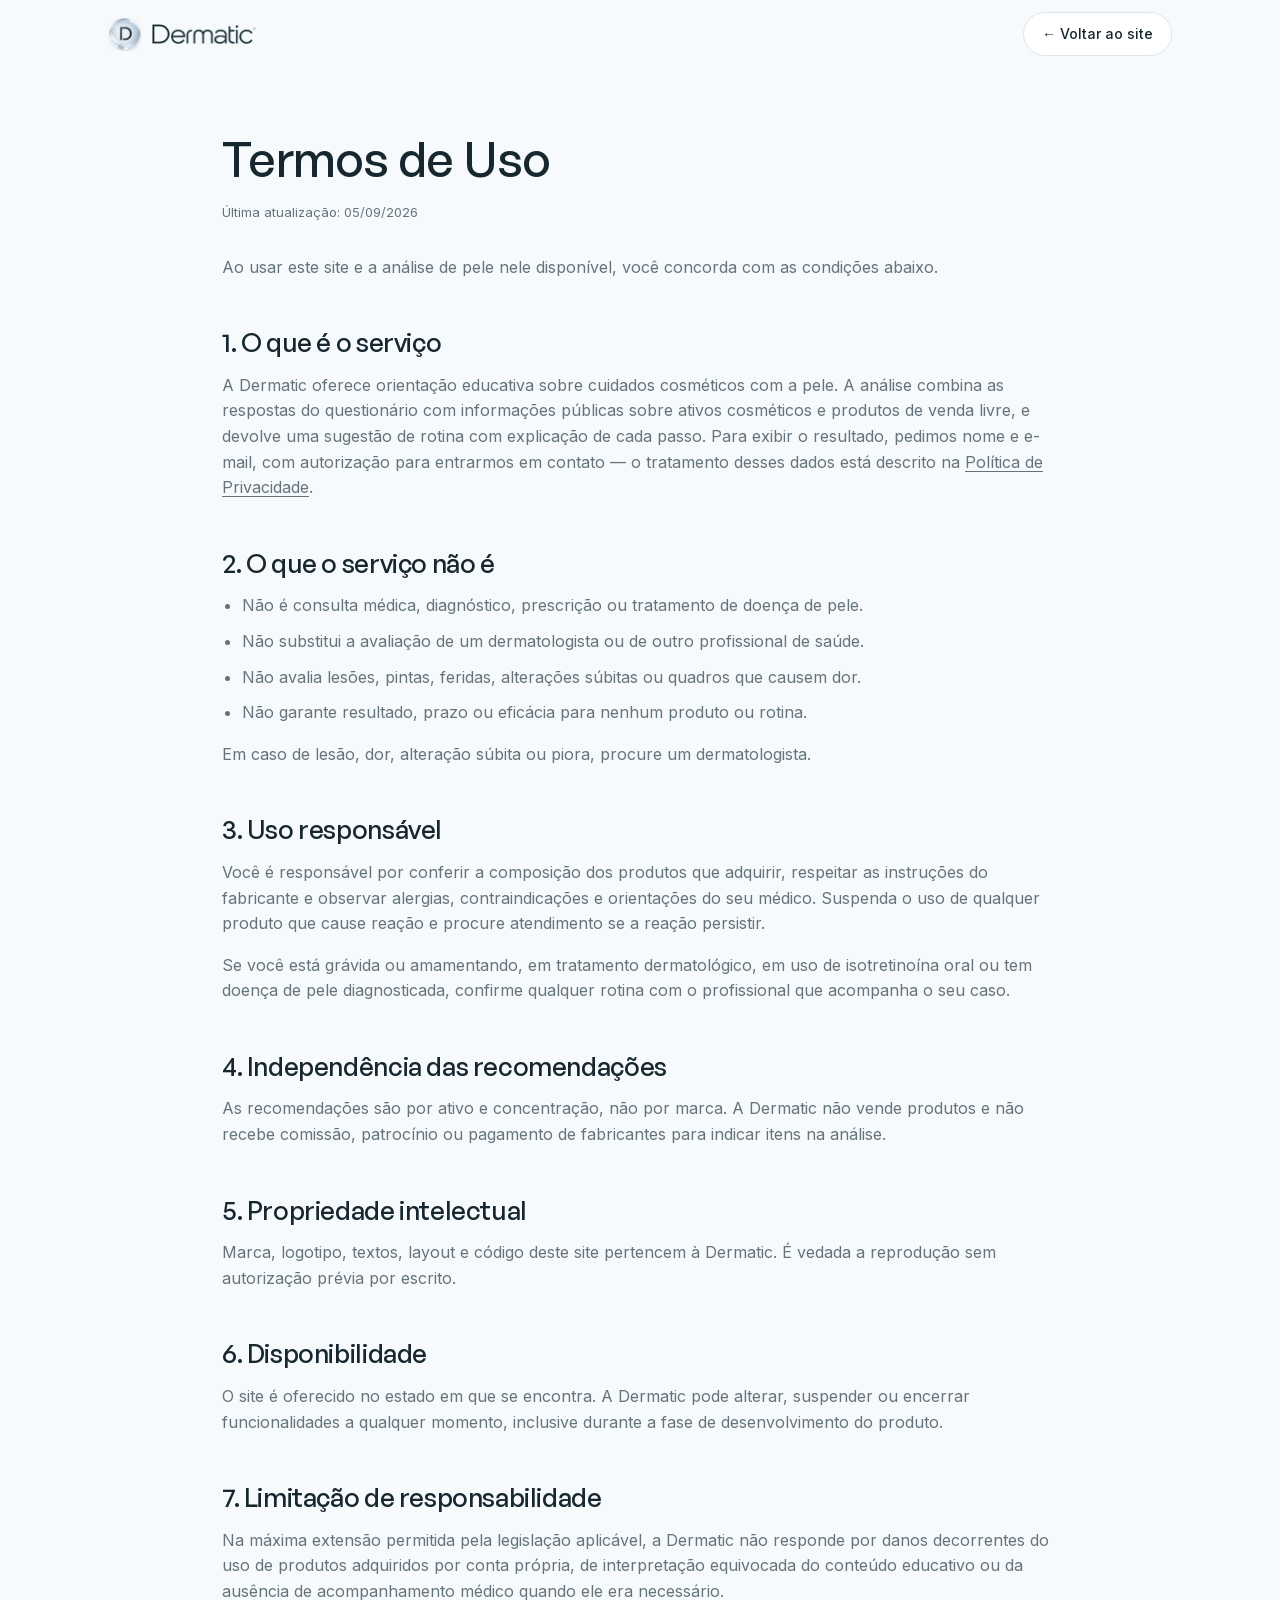
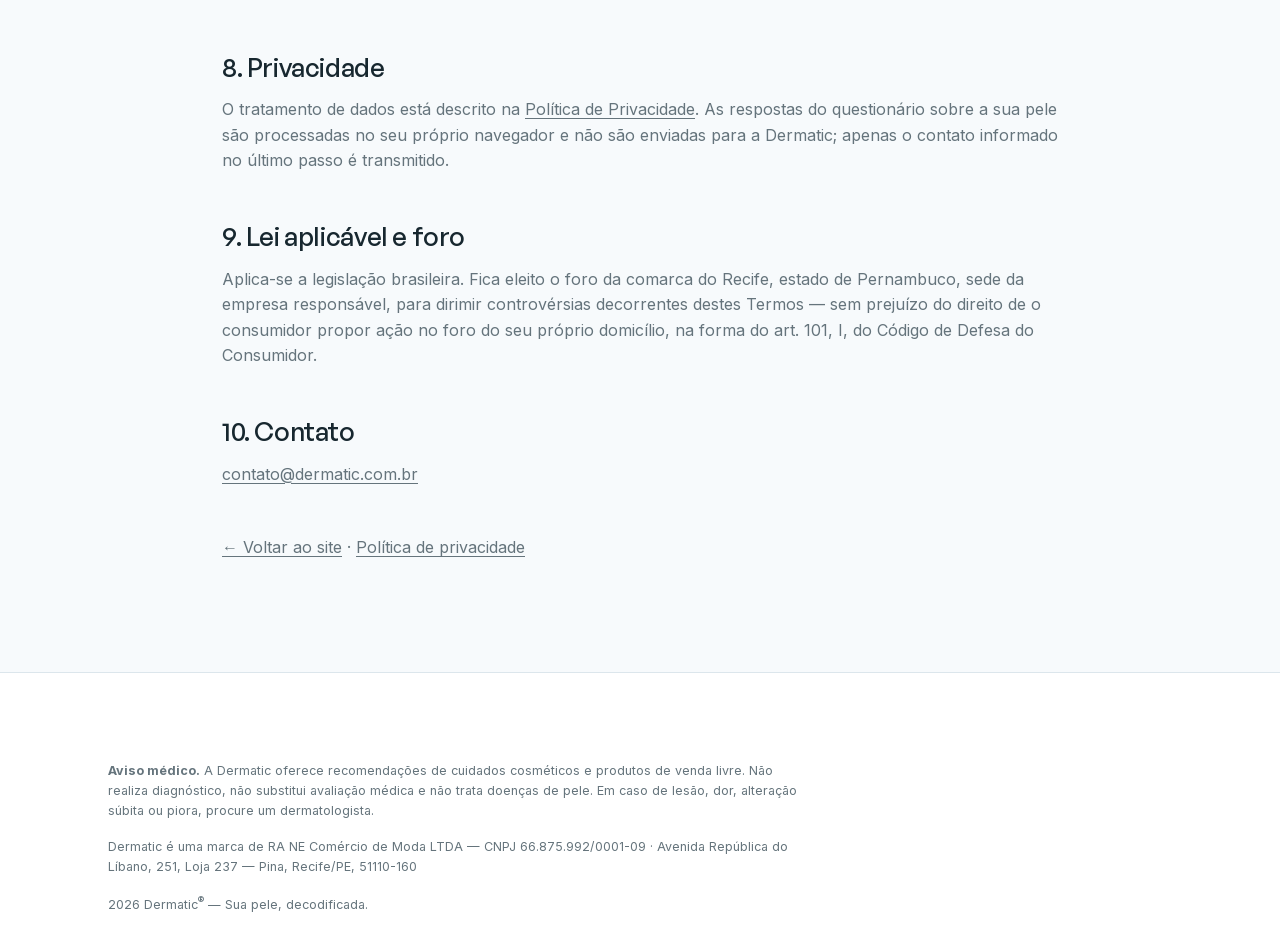
<file: termos.html>
<!doctype html>
<html lang="pt-BR">
<head>
<meta charset="utf-8">
<meta name="viewport" content="width=device-width,initial-scale=1">
<title>Termos de Uso — Dermatic</title>
<meta name="description" content="Condições de uso do site da Dermatic e os limites da orientação oferecida pela análise de pele.">
<meta name="robots" content="index,follow">
<link rel="canonical" href="https://dermatic.com.br/termos.html">
<link rel="icon" href="favicon.ico" sizes="any">
<link rel="stylesheet" href="assets/css/styles.css">
</head>
<body>
<header class="header">
  <div class="wrap header-in">
    <a class="brand" href="index.html" aria-label="Dermatic — página inicial">
      <img class="orb" src="assets/logo/orb-mark.png" width="34" height="34" alt="" aria-hidden="true">
      <img class="wordmark" src="assets/logo/wordmark.png" width="104" height="21" alt="Dermatic">
    </a>
    <div class="header-actions">
      <a class="btn btn-ghost btn-sm" href="index.html">← Voltar ao site</a>
    </div>
  </div>
</header>

<main class="wrap doc">
  <h1>Termos de Uso</h1>
  <p class="updated">Última atualização: <!-- TODO: revisão jurídica — inserir data de vigência -->05/09/2026</p>

  <p>Ao usar este site e a análise de pele nele disponível, você concorda com as condições abaixo.</p>

  <h2>1. O que é o serviço</h2>
  <p>A Dermatic oferece orientação educativa sobre cuidados cosméticos com a pele. A análise combina as respostas do questionário com informações públicas sobre ativos cosméticos e produtos de venda livre, e devolve uma sugestão de rotina com explicação de cada passo. Para exibir o resultado, pedimos nome e e-mail, com autorização para entrarmos em contato — o tratamento desses dados está descrito na <a href="privacidade.html">Política de Privacidade</a>.</p>

  <h2>2. O que o serviço não é</h2>
  <ul>
    <li>Não é consulta médica, diagnóstico, prescrição ou tratamento de doença de pele.</li>
    <li>Não substitui a avaliação de um dermatologista ou de outro profissional de saúde.</li>
    <li>Não avalia lesões, pintas, feridas, alterações súbitas ou quadros que causem dor.</li>
    <li>Não garante resultado, prazo ou eficácia para nenhum produto ou rotina.</li>
  </ul>
  <p>Em caso de lesão, dor, alteração súbita ou piora, procure um dermatologista.</p>

  <h2>3. Uso responsável</h2>
  <p>Você é responsável por conferir a composição dos produtos que adquirir, respeitar as instruções do fabricante e observar alergias, contraindicações e orientações do seu médico. Suspenda o uso de qualquer produto que cause reação e procure atendimento se a reação persistir.</p>
  <p>Se você está grávida ou amamentando, em tratamento dermatológico, em uso de isotretinoína oral ou tem doença de pele diagnosticada, confirme qualquer rotina com o profissional que acompanha o seu caso.</p>

  <h2>4. Independência das recomendações</h2>
  <p>As recomendações são por ativo e concentração, não por marca. A Dermatic não vende produtos e não recebe comissão, patrocínio ou pagamento de fabricantes para indicar itens na análise.</p>

  <h2>5. Propriedade intelectual</h2>
  <p>Marca, logotipo, textos, layout e código deste site pertencem à Dermatic. É vedada a reprodução sem autorização prévia por escrito.</p>
  <!-- TODO: revisão jurídica — informar situação do registro da marca e do domínio -->

  <h2>6. Disponibilidade</h2>
  <p>O site é oferecido no estado em que se encontra. A Dermatic pode alterar, suspender ou encerrar funcionalidades a qualquer momento, inclusive durante a fase de desenvolvimento do produto.</p>

  <h2>7. Limitação de responsabilidade</h2>
  <!-- TODO: revisão jurídica — ajustar a cláusula ao Código de Defesa do Consumidor; limitações de responsabilidade têm eficácia restrita em relações de consumo no Brasil -->
  <p>Na máxima extensão permitida pela legislação aplicável, a Dermatic não responde por danos decorrentes do uso de produtos adquiridos por conta própria, de interpretação equivocada do conteúdo educativo ou da ausência de acompanhamento médico quando ele era necessário.</p>

  <h2>8. Privacidade</h2>
  <p>O tratamento de dados está descrito na <a href="privacidade.html">Política de Privacidade</a>. As respostas do questionário sobre a sua pele são processadas no seu próprio navegador e não são enviadas para a Dermatic; apenas o contato informado no último passo é transmitido.</p>

  <h2>9. Lei aplicável e foro</h2>
  <!-- TODO: revisão jurídica — comarca preenchida com a sede da empresa (Recife/PE). A ressalva ao
       domicílio do consumidor está no texto porque, em relação de consumo, cláusula de eleição de
       foro que dificulte a defesa do consumidor é nula (CDC, art. 51, IV, e art. 101, I). -->
  <p>Aplica-se a legislação brasileira. Fica eleito o foro da comarca do Recife, estado de Pernambuco, sede da empresa responsável, para dirimir controvérsias decorrentes destes Termos — sem prejuízo do direito de o consumidor propor ação no foro do seu próprio domicílio, na forma do art. 101, I, do Código de Defesa do Consumidor.</p>

  <h2>10. Contato</h2>
  <p><a href="mailto:contato@dermatic.com.br">contato@dermatic.com.br</a></p>

  <p class="small muted" style="margin-top:var(--space-7)"><a href="index.html">← Voltar ao site</a> · <a href="privacidade.html">Política de privacidade</a></p>
</main>

<footer class="footer">
  <div class="wrap legal" style="margin-top:0;border-top:0">
    <p><strong>Aviso médico.</strong> A Dermatic oferece recomendações de cuidados cosméticos e produtos de venda livre. Não realiza diagnóstico, não substitui avaliação médica e não trata doenças de pele. Em caso de lesão, dor, alteração súbita ou piora, procure um dermatologista.</p>
    <p>Dermatic é uma marca de RA NE Comércio de Moda LTDA — CNPJ 66.875.992/0001-09 · Avenida República do Líbano, 251, Loja 237 — Pina, Recife/PE, 51110-160</p>
    <p>2026 Dermatic<sup>®</sup> — Sua pele, decodificada.</p>
  </div>
</footer>
</body>
</html>
</file>
<file: assets/css/styles.css>
/* ==========================================================================
   DERMATIC — Sua pele, decodificada.
   Estilos da landing page. Tokens extraídos do Brand Guide 2026:
   paleta oficial (p.04), tipografia (p.05), grid (p.23), design tokens (p.24),
   acessibilidade (p.25), botões e inputs (p.26), motion system (p.34).
   ========================================================================== */

/* --------------------------------------------------------------------------
   1. FONTES — self-hosted (sem CDN externo)
   General Sans (Fontshare, ITF Free Font License) substitui a Neue Montreal
   no display. Inter (SIL OFL) no corpo e na interface, como manda o guia.
   -------------------------------------------------------------------------- */
@font-face{
  font-family:"General Sans";src:url("../fonts/general-sans-400.woff2") format("woff2");
  font-weight:400;font-style:normal;font-display:swap;
}
@font-face{
  font-family:"General Sans";src:url("../fonts/general-sans-500.woff2") format("woff2");
  font-weight:500;font-style:normal;font-display:swap;
}
@font-face{
  font-family:"General Sans";src:url("../fonts/general-sans-600.woff2") format("woff2");
  font-weight:600;font-style:normal;font-display:swap;
}
@font-face{
  font-family:"Inter";src:url("../fonts/inter-latin.woff2") format("woff2");
  font-weight:100 900;font-style:normal;font-display:swap;
  unicode-range:U+0000-00FF,U+0131,U+0152-0153,U+02BB-02BC,U+02C6,U+02DA,U+02DC,U+0304,U+0308,U+0329,U+2000-206F,U+20AC,U+2122,U+2191,U+2193,U+2212,U+2215,U+FEFF,U+FFFD;
}
@font-face{
  font-family:"Inter";src:url("../fonts/inter-latin-ext.woff2") format("woff2");
  font-weight:100 900;font-style:normal;font-display:swap;
  unicode-range:U+0100-02BA,U+02BD-02C5,U+02C7-02CC,U+02CE-02D7,U+02DD-02FF,U+0304,U+0308,U+0329,U+1D00-1DBF,U+1E00-1E9F,U+1EF2-1EFF,U+2020,U+20A0-20AB,U+20AD-20C0,U+2113,U+2C60-2C7F,U+A720-A7FF;
}

/* --------------------------------------------------------------------------
   2. TOKENS
   -------------------------------------------------------------------------- */
:root{
  /* paleta oficial — p.04 */
  --color-ice:#F7FAFC;          /* branco gelo  — limpeza / espaço */
  --color-ice-blue:#EAF3F8;     /* azul gelo    — limpeza / espaço */
  --color-graphite:#17272F;     /* grafite      — confiança / contraste */
  --color-cool:#65747C;         /* cinza frio   — texto secundário */
  --color-clinical:#A9CADB;     /* azul clínico — tecnologia / calma */
  --color-nude:#E8B8A8;         /* nude pele    — humanidade / calor (5%) */
  --color-white:#FFFFFF;

  /* derivadas — nunca usar cor solta fora daqui */
  --color-line:#DCE6EC;
  --color-line-strong:#C3D6E1;
  --color-text:var(--color-graphite);
  --color-text-soft:var(--color-cool);
  --color-bg:var(--color-ice);

  /* tipografia — p.05 */
  --font-display:"General Sans","Neue Montreal","Helvetica Neue",Arial,sans-serif;
  --font-body:"Inter","Helvetica Neue",Arial,sans-serif;

  /* espaçamento — escala de 8 (p.24) */
  --space-1:4px;  --space-2:8px;  --space-3:12px; --space-4:16px;
  --space-5:24px; --space-6:32px; --space-7:48px; --space-8:64px;
  --space-9:96px; --space-10:128px;
  --section-y:clamp(64px,9vw,120px);

  /* raio — p.24 */
  --radius-input:12px; --radius-card:16px; --radius-hero:24px; --radius-pill:999px;

  /* sombra — p.24 */
  --shadow-1:0 8px 24px rgba(23,39,47,.06);
  --shadow-2:0 20px 60px rgba(23,39,47,.08);

  /* motion — p.34 */
  --t-micro:200ms;
  --t-enter:340ms;
  --ease:cubic-bezier(.22,.61,.25,1);

  /* layout — p.23 */
  --wrap:1160px;
  --gutter:clamp(20px,5vw,48px);
}

/* --------------------------------------------------------------------------
   3. RESET E BASE
   -------------------------------------------------------------------------- */
*,*::before,*::after{box-sizing:border-box}
html{scroll-behavior:smooth;-webkit-text-size-adjust:100%}
body{
  margin:0;background:var(--color-bg);color:var(--color-text);
  font-family:var(--font-body);font-size:17px;line-height:1.6;
  -webkit-font-smoothing:antialiased;overflow-x:hidden;
}
img{max-width:100%;height:auto;display:block}
a{color:inherit;text-decoration:none}
button{font:inherit;color:inherit;background:none;border:0;cursor:pointer}
input,textarea,select{font:inherit;color:inherit}
h1,h2,h3,h4{margin:0;font-family:var(--font-display);font-weight:500;letter-spacing:-.015em;line-height:1.1;text-wrap:balance}
p{margin:0}
ul{margin:0;padding:0;list-style:none}
:focus-visible{outline:2px solid var(--color-graphite);outline-offset:3px;border-radius:4px}

.wrap{width:100%;max-width:var(--wrap);margin:0 auto;padding:0 var(--gutter)}
.sr-only{position:absolute;width:1px;height:1px;padding:0;margin:-1px;overflow:hidden;clip:rect(0 0 0 0);white-space:nowrap;border:0}
.skip{position:absolute;left:-9999px;top:0;z-index:100;background:var(--color-graphite);color:#fff;padding:12px 20px;border-radius:0 0 var(--radius-input) 0}
.skip:focus{left:0}

/* tipografia utilitária */
.eyebrow{
  font-family:var(--font-body);font-size:11px;font-weight:600;letter-spacing:.2em;
  text-transform:uppercase;color:var(--color-cool);margin-bottom:var(--space-4);display:block;
}
.h-display{font-size:clamp(36px,7.2vw,72px);line-height:1.04;font-weight:500}
.h-section{font-size:clamp(28px,4.6vw,48px);line-height:1.12}
.h-card{font-size:clamp(19px,2.2vw,24px);line-height:1.25;font-weight:500}
.lead{font-size:clamp(17px,1.9vw,20px);line-height:1.6;color:var(--color-text-soft);max-width:60ch}
.muted{color:var(--color-text-soft)}
.small{font-size:14px;line-height:1.55}
.rule{width:48px;height:1px;background:var(--color-line-strong);border:0;margin:var(--space-5) 0}

/* --------------------------------------------------------------------------
   4. BOTÕES E CONTROLES — p.26
   -------------------------------------------------------------------------- */
.btn{
  display:inline-flex;align-items:center;justify-content:center;gap:10px;
  padding:15px 28px;border-radius:var(--radius-pill);font-size:15px;font-weight:500;white-space:nowrap;
  border:1px solid transparent;text-align:center;
  transition:background var(--t-micro) var(--ease),color var(--t-micro) var(--ease),
             border-color var(--t-micro) var(--ease),transform var(--t-micro) var(--ease);
}
.btn:active{transform:translateY(1px)}
.btn-primary{background:var(--color-graphite);color:#fff}
.btn-primary:hover{background:#0d1a20}
.btn-ghost{background:var(--color-white);border-color:var(--color-line);color:var(--color-graphite)}
.btn-ghost:hover{border-color:var(--color-line-strong);background:var(--color-ice-blue)}
.btn-sm{padding:10px 18px;font-size:14px}
.btn-wide{width:100%}
.btn[disabled]{opacity:.4;cursor:not-allowed}
.btn svg{flex:none}

/* --------------------------------------------------------------------------
   5. AVISO SUPERIOR + HEADER
   -------------------------------------------------------------------------- */
.topbar{
  background:var(--color-graphite);color:rgba(255,255,255,.86);
  font-size:12.5px;line-height:1.45;text-align:center;padding:9px var(--gutter);
}
.topbar b{color:#fff;font-weight:600}

.header{
  position:sticky;top:0;z-index:50;
  background:rgba(247,250,252,.94);backdrop-filter:blur(16px);-webkit-backdrop-filter:blur(16px);
  border-bottom:1px solid transparent;transition:border-color var(--t-micro) var(--ease),background var(--t-micro) var(--ease);
}
.header.is-stuck{border-bottom-color:var(--color-line)}
.header-in{display:flex;align-items:center;gap:var(--space-5);height:68px}
.brand{display:flex;align-items:center;gap:10px;flex:none}
.brand .orb{width:34px;height:34px;mix-blend-mode:multiply}
.brand .wordmark{width:104px}
.nav{display:none;margin-left:auto;gap:var(--space-6);align-items:center}
.nav a{font-size:14.5px;color:var(--color-text-soft);transition:color var(--t-micro) var(--ease)}
.nav a:hover{color:var(--color-graphite)}
.header-actions{display:flex;align-items:center;gap:var(--space-3);margin-left:auto}
.nav + .header-actions{margin-left:var(--space-5)}

/* seletor de idioma */
.lang{display:inline-flex;border:1px solid var(--color-line);border-radius:var(--radius-pill);overflow:hidden;background:var(--color-white)}
.lang button{
  padding:7px 12px;font-size:12px;font-weight:600;letter-spacing:.06em;color:var(--color-cool);
  transition:background var(--t-micro) var(--ease),color var(--t-micro) var(--ease);
}
.lang button[aria-pressed="true"]{background:var(--color-graphite);color:#fff}

.header .btn-header{display:none}
@media (min-width:760px){ .header .btn-header{display:inline-flex} }
@media (min-width:1060px){ .nav{display:flex} }

/* --------------------------------------------------------------------------
   6. SEÇÕES E SUPERFÍCIES
   -------------------------------------------------------------------------- */
.section{padding:var(--section-y) 0;position:relative}
section[id],#quiz,#result{scroll-margin-top:84px}
.section-white{background:var(--color-white)}
.section-ice{background:var(--color-ice-blue)}
.section-head{max-width:62ch;margin-bottom:var(--space-7)}
.section-head .lead{margin-top:var(--space-4)}

.card{
  background:var(--color-white);border:1px solid var(--color-line);
  border-radius:var(--radius-card);padding:var(--space-5);box-shadow:var(--shadow-1);
}
.grid{display:grid;gap:var(--space-4)}
@media (min-width:760px){
  .grid-2{grid-template-columns:repeat(2,1fr)}
  .grid-3{grid-template-columns:repeat(3,1fr)}
  .grid-4{grid-template-columns:repeat(2,1fr)}
}
@media (min-width:1040px){ .grid-4{grid-template-columns:repeat(4,1fr)} }

/* --------------------------------------------------------------------------
   7. CLINICAL GLASS — orbe, anéis de leitura e texturas (p.06, p.19, p.20)
   Construídos em CSS/SVG: transparência 60–85%, bordas finas, sombra difusa.
   -------------------------------------------------------------------------- */
.glass{
  background:linear-gradient(150deg,rgba(255,255,255,.9),rgba(234,243,248,.6));
  border:1px solid rgba(255,255,255,.9);box-shadow:var(--shadow-2);
  backdrop-filter:blur(18px);-webkit-backdrop-filter:blur(18px);
}
.orb-deco{
  position:absolute;border-radius:50%;pointer-events:none;opacity:.55;
  background:
    radial-gradient(circle at 34% 28%,rgba(255,255,255,.95) 0%,rgba(255,255,255,.35) 34%,rgba(169,202,219,.16) 62%,rgba(255,255,255,0) 72%),
    radial-gradient(circle at 68% 78%,rgba(169,202,219,.22) 0%,rgba(255,255,255,0) 58%);
  border:1px solid rgba(255,255,255,.7);
}

/* --------------------------------------------------------------------------
   8. HERO
   -------------------------------------------------------------------------- */
.hero{position:relative;overflow:hidden;padding:clamp(48px,8vw,96px) 0 clamp(56px,8vw,104px)}
.hero::before{
  content:"";position:absolute;inset:-30% -10% auto -20%;height:120%;z-index:0;
  background:
    radial-gradient(60% 55% at 78% 18%,rgba(234,243,248,.9) 0%,rgba(247,250,252,0) 70%),
    radial-gradient(45% 40% at 12% 82%,rgba(232,184,168,.14) 0%,rgba(247,250,252,0) 70%);
}
.hero-in{position:relative;z-index:1;display:grid;gap:var(--space-8);align-items:center}
@media (min-width:960px){ .hero-in{grid-template-columns:1.05fr .95fr;gap:var(--space-7)} }
.hero h1{margin-bottom:var(--space-5)}
.hero h1 em{font-style:normal;color:var(--color-cool)}
.hero-ctas{display:flex;flex-wrap:wrap;gap:var(--space-3);margin-top:var(--space-6)}
.hero-ctas .btn{flex:1 1 auto;min-width:200px}
.hero-seals{display:flex;flex-wrap:wrap;gap:var(--space-4) var(--space-5);margin-top:var(--space-5);color:var(--color-text-soft);font-size:14px}
.hero-seals li{display:flex;align-items:center;gap:8px}
.hero-seals svg{color:var(--color-clinical)}

/* visual do hero: amostra de pele sob leitura.
   Tudo em CSS/SVG — nenhuma foto. O conjunto reage ao ponteiro:
   o disco inclina, o brilho acompanha a luz, a lente de leitura segue o cursor
   e os chips deslocam em profundidades diferentes. Sem ponteiro, a lente
   deriva sozinha, no ritmo de "glass float" do brand guide (4–8 s). */
.scan{
  position:relative;aspect-ratio:1;max-width:min(78vw,460px);margin:0 auto;width:100%;
  --px:0;--py:0;      /* ponteiro normalizado, -1 a 1 */
  --lx:50%;--ly:44%;  /* posição da lente */
}
.scan-stage{position:absolute;inset:0;perspective:900px}
.scan-rings{
  position:absolute;inset:0;width:100%;height:100%;color:var(--color-clinical);
  transform:rotateX(calc(var(--py) * -3deg)) rotateY(calc(var(--px) * 3deg));
  transition:transform 420ms var(--ease);
}
.skin{
  position:absolute;inset:14%;border-radius:50%;overflow:hidden;isolation:isolate;
  background:
    radial-gradient(120% 120% at 30% 24%, #FBEDE7 0%, #F3D9CE 38%, #E8B8A8 74%, #DCA491 100%);
  box-shadow:var(--shadow-2), inset 0 0 40px rgba(220,164,145,.45);
  transform:rotateX(calc(var(--py) * -6deg)) rotateY(calc(var(--px) * 6deg));
  transition:transform 420ms var(--ease);
  cursor:crosshair;
}
/* textura de poro, discreta */
.skin::before{
  content:"";position:absolute;inset:0;opacity:.5;mix-blend-mode:multiply;
  background-image:
    radial-gradient(rgba(198,140,121,.30) 1px, transparent 1.6px),
    radial-gradient(rgba(198,140,121,.18) 1px, transparent 1.6px);
  background-size:13px 13px, 21px 21px;
  background-position:0 0, 7px 9px;
}
/* reflexo de vidro: branco/azul, nunca cromado */
.skin-sheen{
  position:absolute;inset:0;pointer-events:none;
  background:
    radial-gradient(50% 42% at calc(38% + var(--px) * 14%) calc(24% + var(--py) * 12%), rgba(255,255,255,.85) 0%, rgba(255,255,255,0) 62%),
    linear-gradient(140deg, rgba(255,255,255,.34) 0%, rgba(255,255,255,0) 44%, rgba(169,202,219,.26) 100%);
  transition:background 300ms var(--ease);
}
.skin::after{
  content:"";position:absolute;inset:0;border-radius:50%;
  border:1px solid rgba(255,255,255,.8);pointer-events:none;
}
/* marcas na pele — acendem quando a lente passa por cima */
.skin-mark{
  position:absolute;left:var(--x);top:var(--y);width:5px;height:5px;border-radius:50%;
  background:rgba(140,92,76,.42);transform:translate(-50%,-50%);pointer-events:none;
  transition:background var(--t-micro) var(--ease),box-shadow var(--t-micro) var(--ease),transform var(--t-micro) var(--ease);
}
.skin-mark.is-read{
  background:var(--color-graphite);transform:translate(-50%,-50%) scale(1.5);
  box-shadow:0 0 0 4px rgba(255,255,255,.55);
}
/* lente de leitura */
.skin-lens{
  position:absolute;left:var(--lx);top:var(--ly);width:104px;height:104px;margin:-52px 0 0 -52px;
  border-radius:50%;pointer-events:none;
  border:1px solid rgba(255,255,255,.9);
  box-shadow:0 6px 24px rgba(23,39,47,.16), inset 0 0 22px rgba(255,255,255,.5);
  background:radial-gradient(circle at 38% 32%, rgba(255,255,255,.5) 0%, rgba(255,255,255,.08) 55%, rgba(255,255,255,0) 70%);
  backdrop-filter:brightness(1.06) saturate(1.12) contrast(1.06);
  -webkit-backdrop-filter:brightness(1.06) saturate(1.12) contrast(1.06);
  transition:left 220ms var(--ease),top 220ms var(--ease),width 220ms var(--ease),height 220ms var(--ease);
}
.skin-lens i{
  position:absolute;inset:14px;border-radius:50%;
  border:1px dashed rgba(23,39,47,.22);
}
.skin-lens i::before,.skin-lens i::after{
  content:"";position:absolute;background:rgba(23,39,47,.22);
}
.skin-lens i::before{left:50%;top:-8px;width:1px;height:16px;transform:translateX(-50%)}
.skin-lens i::after{top:50%;left:-8px;height:1px;width:16px;transform:translateY(-50%)}
.scan.is-live .skin-lens{transition:left 90ms linear,top 90ms linear}
.scan:not(.is-live) .skin-lens{animation:drift 7s var(--ease) infinite}
@keyframes drift{
  0%,100%{left:44%;top:38%}
  25%{left:62%;top:52%}
  50%{left:52%;top:66%}
  75%{left:36%;top:54%}
}

.scan-chip{
  position:absolute;display:flex;align-items:center;gap:8px;white-space:nowrap;
  background:rgba(255,255,255,.94);border:1px solid var(--color-line);
  border-radius:var(--radius-pill);padding:8px 14px;font-size:12.5px;
  box-shadow:var(--shadow-1);backdrop-filter:blur(10px);
  transform:translate3d(calc(var(--px) * var(--depth,16) * 1px), calc(var(--py) * var(--depth,16) * 1px), 0);
  transition:transform 380ms var(--ease),border-color var(--t-micro) var(--ease);
}
.scan-chip b{font-weight:600;font-size:12.5px}
.scan-chip .dot{width:6px;height:6px;border-radius:50%;background:var(--color-clinical);flex:none}
.scan-chip--1{top:10%;left:-4%}
.scan-chip--2{top:46%;right:-6%}
.scan-chip--3{bottom:12%;left:2%}
.scan-chip.is-near{border-color:var(--color-graphite)}
.scan-chip.is-near .dot{background:var(--color-graphite)}
@media (max-width:520px){ .scan-chip{font-size:11.5px;padding:6px 11px} .skin-lens{width:80px;height:80px;margin:-40px 0 0 -40px} }

@media (prefers-reduced-motion:reduce){
  .skin,.scan-rings,.scan-chip{transform:none}
  .scan:not(.is-live) .skin-lens{animation:none}
}

/* faixa de números honestos (sem métrica inventada) */
.facts{border-top:1px solid var(--color-line);border-bottom:1px solid var(--color-line);background:var(--color-white)}
.facts-in{display:grid;grid-template-columns:repeat(2,1fr)}
@media (min-width:760px){ .facts-in{grid-template-columns:repeat(4,1fr)} }
.fact{padding:var(--space-5) var(--space-4);text-align:center;border-right:1px solid var(--color-line);border-bottom:1px solid var(--color-line)}
@media (min-width:760px){ .fact{border-bottom:0} .fact:last-child{border-right:0} }
@media (max-width:759px){ .fact:nth-child(2n){border-right:0} .fact:nth-child(n+3){border-bottom:0} }
.fact b{display:block;font-family:var(--font-display);font-size:clamp(30px,5vw,42px);font-weight:500;line-height:1}
.fact span{display:block;margin-top:8px;font-size:12px;letter-spacing:.14em;text-transform:uppercase;color:var(--color-cool)}

/* --------------------------------------------------------------------------
   9. PROBLEMA / PASSOS / FATORES
   -------------------------------------------------------------------------- */
.step{position:relative;padding-top:var(--space-5)}
.step-n{
  font-family:var(--font-display);font-size:13px;font-weight:600;letter-spacing:.16em;
  color:var(--color-cool);display:block;margin-bottom:var(--space-3);
}
.step h3,.problem h3{margin-bottom:var(--space-3)}
.problem p,.step p{color:var(--color-text-soft);font-size:16px}
.icon-orb{
  width:44px;height:44px;border-radius:50%;display:grid;place-items:center;margin-bottom:var(--space-4);
  background:radial-gradient(circle at 35% 30%,#fff 0%,rgba(255,255,255,.5) 45%,rgba(169,202,219,.28) 100%);
  border:1px solid rgba(255,255,255,.9);box-shadow:var(--shadow-1);color:var(--color-graphite);
}
.icon-orb svg{width:20px;height:20px}

/* nota de limite clínico, discreta mas legível */
.note{
  display:flex;gap:12px;align-items:flex-start;margin-top:var(--space-6);
  background:var(--color-ice-blue);border:1px solid var(--color-line);
  border-radius:var(--radius-card);padding:var(--space-4);font-size:14.5px;color:var(--color-text-soft);
}
.note svg{flex:none;margin-top:2px;color:var(--color-cool)}

/* --------------------------------------------------------------------------
   10. QUIZ — o herói da página
   -------------------------------------------------------------------------- */
.quiz-shell{
  background:var(--color-white);border:1px solid var(--color-line);
  border-radius:var(--radius-hero);box-shadow:var(--shadow-2);overflow:hidden;
  max-width:760px;margin:0 auto;
}
.quiz-top{display:flex;align-items:center;gap:var(--space-4);padding:var(--space-4) var(--space-5);border-bottom:1px solid var(--color-line)}
.quiz-top .mark{display:flex;align-items:center;gap:8px;font-size:12px;letter-spacing:.16em;text-transform:uppercase;color:var(--color-cool)}
.quiz-top .mark img{width:20px;height:20px;mix-blend-mode:multiply}
.quiz-count{margin-left:auto;font-size:12px;letter-spacing:.12em;color:var(--color-cool);font-variant-numeric:tabular-nums}
.quiz-bar{height:2px;background:var(--color-line)}
.quiz-bar i{display:block;height:100%;width:0;background:var(--color-graphite);transition:width var(--t-enter) var(--ease)}
.quiz-body{padding:var(--space-6) var(--space-5)}
@media (min-width:700px){ .quiz-body{padding:var(--space-7)} }
.quiz-q{font-family:var(--font-display);font-size:clamp(22px,3.2vw,30px);line-height:1.2;font-weight:500;margin-bottom:var(--space-3)}
.quiz-help{color:var(--color-text-soft);font-size:15px;margin-bottom:var(--space-5)}
.opts{display:grid;gap:10px}
@media (min-width:640px){ .opts.cols-2{grid-template-columns:1fr 1fr} }
.opt{
  display:flex;align-items:center;gap:12px;width:100%;text-align:left;
  padding:16px 18px;border:1px solid var(--color-line);border-radius:var(--radius-input);
  background:var(--color-white);transition:border-color var(--t-micro) var(--ease),background var(--t-micro) var(--ease);
}
.opt:hover{border-color:var(--color-line-strong);background:var(--color-ice)}
.opt .box{
  width:20px;height:20px;border:1px solid var(--color-line-strong);flex:none;
  border-radius:50%;display:grid;place-items:center;transition:border-color var(--t-micro) var(--ease),background var(--t-micro) var(--ease);
}
.opt.multi .box{border-radius:6px}
.opt .box svg{width:12px;height:12px;opacity:0;color:#fff;transition:opacity var(--t-micro) var(--ease)}
.opt[aria-checked="true"],.opt[aria-pressed="true"]{border-color:var(--color-graphite);background:var(--color-ice)}
.opt[aria-checked="true"] .box,.opt[aria-pressed="true"] .box{background:var(--color-graphite);border-color:var(--color-graphite)}
.opt[aria-checked="true"] .box svg,.opt[aria-pressed="true"] .box svg{opacity:1}
.opt .txt{display:flex;flex-direction:column;gap:2px}
.opt .txt b{font-weight:500;font-size:16px}
.opt .txt span{font-size:13.5px;color:var(--color-text-soft)}
.quiz-field{width:100%;min-height:120px;padding:14px 16px;border:1px solid var(--color-line);border-radius:var(--radius-input);background:var(--color-white);resize:vertical}
.quiz-field:focus{outline:2px solid var(--color-clinical);outline-offset:0;border-color:var(--color-clinical)}
.quiz-actions{display:flex;align-items:center;gap:var(--space-3);margin-top:var(--space-6)}
.quiz-actions .btn-primary{margin-left:auto}
.quiz-back{font-size:14px;color:var(--color-cool);padding:10px 4px}
.quiz-back:hover{color:var(--color-graphite)}
.quiz-foot{padding:var(--space-4) var(--space-5);border-top:1px solid var(--color-line);background:var(--color-ice);font-size:13px;color:var(--color-cool)}

/* passo de contato — antes do resultado */
.lead{display:grid;gap:var(--space-4)}
@media (min-width:640px){ .lead .row-2{display:grid;grid-template-columns:1fr 1fr;gap:var(--space-4)} }
.field label{display:block;font-size:13px;font-weight:500;margin-bottom:8px}
.field label span{color:var(--color-cool);font-weight:400}
.field input{
  width:100%;padding:14px 16px;border:1px solid var(--color-line);border-radius:var(--radius-input);
  background:var(--color-white);transition:border-color var(--t-micro) var(--ease);
}
.field input:hover{border-color:var(--color-line-strong)}
.field input:focus{outline:2px solid var(--color-clinical);outline-offset:0;border-color:var(--color-clinical)}
.field input[aria-invalid="true"]{border-color:#B4604A}
.field .err{display:none;margin-top:6px;font-size:13px;color:#8F4634}
.field.is-bad .err{display:block}
.field label.consent-line{display:flex;gap:12px;align-items:flex-start;font-size:14px;color:var(--color-text-soft);line-height:1.5}
.consent-line input{
  appearance:none;-webkit-appearance:none;flex:none;width:20px;height:20px;margin-top:1px;
  border:1px solid var(--color-line-strong);border-radius:6px;background:var(--color-white);
  display:grid;place-items:center;cursor:pointer;transition:background var(--t-micro) var(--ease),border-color var(--t-micro) var(--ease);
}
.consent-line input::after{
  content:"";width:10px;height:6px;border-left:2px solid #fff;border-bottom:2px solid #fff;
  transform:rotate(-45deg) translateY(-1px);opacity:0;transition:opacity var(--t-micro) var(--ease);
}
.consent-line input:checked{background:var(--color-graphite);border-color:var(--color-graphite)}
.consent-line input:checked::after{opacity:1}
.consent-line input:focus-visible{outline:2px solid var(--color-graphite);outline-offset:3px}
.consent-line a{text-decoration:underline;text-underline-offset:2px}
.lead-note{font-size:13px;color:var(--color-cool)}

/* estado "analisando" */
.thinking{display:flex;flex-direction:column;align-items:center;text-align:center;gap:var(--space-4);padding:var(--space-7) 0}
.thinking p{max-width:38ch;color:var(--color-text-soft);font-size:15px}
.dots{display:flex;gap:8px}
.dots i{width:9px;height:9px;border-radius:50%;background:var(--color-clinical);animation:pulse 1.4s var(--ease) infinite}
.dots i:nth-child(2){animation-delay:.18s}
.dots i:nth-child(3){animation-delay:.36s}
@keyframes pulse{0%,100%{opacity:.3;transform:scale(.85)}50%{opacity:1;transform:scale(1)}}

/* --------------------------------------------------------------------------
   11. RESULTADO
   -------------------------------------------------------------------------- */
.result{display:none;padding-top:var(--space-7)}
.result.is-on{display:block}
.result-head{display:flex;flex-wrap:wrap;gap:var(--space-4);align-items:flex-start;margin-bottom:var(--space-6)}
.result-head h3{font-size:clamp(24px,3.6vw,36px);margin-bottom:var(--space-4)}
.result-head .btn{width:100%}
@media (min-width:700px){ .result-head .btn{width:auto;margin-left:auto} }
.chips{display:flex;flex-wrap:wrap;gap:8px}
.chip{
  display:inline-flex;align-items:center;padding:7px 14px;border-radius:var(--radius-pill);
  background:var(--color-white);border:1px solid var(--color-line);font-size:13px;color:var(--color-text-soft);
}
.chip.is-key{background:var(--color-graphite);border-color:var(--color-graphite);color:#fff;font-weight:500}
.result-grid{display:grid;gap:var(--space-5)}
@media (min-width:960px){ .result-grid{grid-template-columns:1.4fr .85fr;align-items:start} }
.block{margin-bottom:var(--space-6)}
.block h4{font-size:13px;font-family:var(--font-body);font-weight:600;letter-spacing:.16em;text-transform:uppercase;color:var(--color-cool);margin-bottom:var(--space-4)}
.routine{display:grid;gap:2px;border:1px solid var(--color-line);border-radius:var(--radius-card);overflow:hidden;background:var(--color-line)}
.rstep{display:flex;gap:var(--space-4);padding:var(--space-4) var(--space-5);background:var(--color-white)}
.rstep b{font-family:var(--font-display);font-size:13px;color:var(--color-cool);padding-top:3px;font-variant-numeric:tabular-nums}
.rstep strong{display:block;font-weight:500;font-size:16px;margin-bottom:2px}
.rstep span{font-size:14px;color:var(--color-text-soft)}
.prods{display:grid;gap:var(--space-4)}
@media (min-width:700px){ .prods{grid-template-columns:1fr 1fr} }
.prod{background:var(--color-white);border:1px solid var(--color-line);border-radius:var(--radius-card);padding:var(--space-5)}
.prod-top{display:flex;justify-content:space-between;align-items:center;gap:var(--space-3);margin-bottom:var(--space-3)}
.prod-cat{font-size:11px;letter-spacing:.14em;text-transform:uppercase;color:var(--color-cool)}
.prod-price{font-size:12.5px;color:var(--color-cool);background:var(--color-ice-blue);padding:4px 10px;border-radius:var(--radius-pill)}
.prod h5{margin:0 0 var(--space-4);font-family:var(--font-display);font-size:18px;font-weight:500;line-height:1.25}
.prod dl{margin:0;display:grid;gap:var(--space-3)}
.prod dt{font-size:11px;letter-spacing:.12em;text-transform:uppercase;color:var(--color-cool);margin-bottom:3px}
.prod dd{margin:0;font-size:14px;color:var(--color-text-soft)}
.aside-card{background:var(--color-white);border:1px solid var(--color-line);border-radius:var(--radius-card);padding:var(--space-5);margin-bottom:var(--space-4)}
.aside-card.is-alert{background:var(--color-ice-blue);border-color:var(--color-line-strong)}
.aside-card h4{margin-bottom:var(--space-3)}
.aside-card li{position:relative;padding-left:18px;font-size:14px;color:var(--color-text-soft);margin-bottom:10px}
.aside-card li::before{content:"";position:absolute;left:0;top:8px;width:6px;height:6px;border-radius:50%;background:var(--color-clinical)}
.aside-card li:last-child{margin-bottom:0}
.result-cta{margin-top:var(--space-6);padding:var(--space-6);border-radius:var(--radius-hero);background:var(--color-graphite);color:#fff;text-align:center}
.result-cta h4{color:rgba(255,255,255,.6);margin-bottom:var(--space-3)}
.result-cta p{color:rgba(255,255,255,.82);max-width:46ch;margin:0 auto var(--space-5);font-size:15px}
.result-cta .btn-ghost{background:transparent;border-color:rgba(255,255,255,.3);color:#fff}
.result-cta .btn-ghost:hover{background:rgba(255,255,255,.1);border-color:rgba(255,255,255,.5)}

/* --------------------------------------------------------------------------
   12. LISTAS FAZ / NÃO FAZ (p.36) E PREOCUPAÇÕES
   -------------------------------------------------------------------------- */
.limits{display:grid;gap:var(--space-4)}
@media (min-width:860px){ .limits{grid-template-columns:1fr 1fr} }
.limits li{display:flex;gap:12px;align-items:flex-start;padding:14px 0;border-bottom:1px solid var(--color-line);font-size:15.5px}
.limits li:last-child{border-bottom:0}
.limits svg{flex:none;margin-top:3px}
.limits .yes svg{color:var(--color-clinical)}
.limits .no svg{color:var(--color-nude)}
.tags{display:flex;flex-wrap:wrap;gap:10px}
.tag{padding:10px 18px;border-radius:var(--radius-pill);background:var(--color-white);border:1px solid var(--color-line);font-size:14.5px}

/* --------------------------------------------------------------------------
   13. FAQ
   -------------------------------------------------------------------------- */
.faq{border-top:1px solid var(--color-line)}
.faq details{border-bottom:1px solid var(--color-line)}
.faq summary{
  display:flex;align-items:center;gap:var(--space-4);padding:var(--space-5) 0;cursor:pointer;
  font-family:var(--font-display);font-size:clamp(17px,2.1vw,20px);font-weight:500;list-style:none;
}
.faq summary::-webkit-details-marker{display:none}
.faq summary::after{
  content:"";margin-left:auto;flex:none;width:12px;height:12px;
  border-right:1.5px solid var(--color-cool);border-bottom:1.5px solid var(--color-cool);
  transform:rotate(45deg) translate(-2px,-2px);transition:transform var(--t-micro) var(--ease);
}
.faq details[open] summary::after{transform:rotate(-135deg) translate(-4px,-4px)}
.faq .answer{padding:0 0 var(--space-5);color:var(--color-text-soft);max-width:70ch;font-size:15.5px}

/* --------------------------------------------------------------------------
   14. CTA FINAL E RODAPÉ
   -------------------------------------------------------------------------- */
.cta-final{background:var(--color-graphite);color:#fff;text-align:center;position:relative;overflow:hidden}
.cta-final .orb-deco{width:420px;height:420px;top:-180px;right:-120px;opacity:.14}
.cta-final h2{color:#fff;position:relative}
.cta-final p{color:rgba(255,255,255,.76);margin:var(--space-5) auto 0;max-width:52ch;position:relative}
.cta-final .btns{display:flex;flex-wrap:wrap;gap:var(--space-3);justify-content:center;margin-top:var(--space-6);position:relative}
.cta-final .btn-primary{background:#fff;color:var(--color-graphite)}
.cta-final .btn-primary:hover{background:var(--color-ice-blue)}
.cta-final .btn-ghost{background:transparent;border-color:rgba(255,255,255,.32);color:#fff}
.cta-final .btn-ghost:hover{background:rgba(255,255,255,.1)}

.footer{background:var(--color-white);border-top:1px solid var(--color-line);padding:var(--space-8) 0 var(--space-6)}
.footer-grid{display:grid;gap:var(--space-7)}
@media (min-width:820px){ .footer-grid{grid-template-columns:1.4fr 1fr 1fr;gap:var(--space-6)} }
.footer .brand{margin-bottom:var(--space-4)}
.footer .brand .orb{width:40px;height:40px}
.footer .brand .wordmark{width:124px}
.footer h4{font-size:11px;font-family:var(--font-body);font-weight:600;letter-spacing:.16em;text-transform:uppercase;color:var(--color-cool);margin-bottom:var(--space-4)}
.footer li{margin-bottom:12px}
.footer a{font-size:14.5px;color:var(--color-text-soft);transition:color var(--t-micro) var(--ease)}
.footer a:hover{color:var(--color-graphite)}
.socials{display:flex;gap:10px;margin-top:var(--space-4)}
.socials a{
  width:40px;height:40px;border-radius:50%;border:1px solid var(--color-line);
  display:grid;place-items:center;color:var(--color-cool);
  transition:border-color var(--t-micro) var(--ease),color var(--t-micro) var(--ease);
}
.socials a:hover{border-color:var(--color-graphite);color:var(--color-graphite)}
.legal{margin-top:var(--space-7);padding-top:var(--space-5);border-top:1px solid var(--color-line);display:grid;gap:var(--space-4)}
.legal p{font-size:12.5px;color:var(--color-cool);max-width:88ch}
.legal .row{display:flex;flex-wrap:wrap;gap:var(--space-4);align-items:center;justify-content:space-between}

/* --------------------------------------------------------------------------
   15. WHATSAPP FLUTUANTE (mobile) E BANNER DE CONSENTIMENTO
   -------------------------------------------------------------------------- */
.wa-float{
  position:fixed;right:16px;bottom:16px;z-index:60;width:56px;height:56px;border-radius:50%;
  background:var(--color-graphite);color:#fff;display:grid;place-items:center;box-shadow:var(--shadow-2);
  transition:transform var(--t-micro) var(--ease);
}
.wa-float:hover{transform:scale(1.05)}
@media (min-width:900px){ .wa-float{display:none} }

.consent{
  position:fixed;left:16px;right:16px;bottom:16px;z-index:70;display:none;
  background:var(--color-white);border:1px solid var(--color-line);border-radius:var(--radius-card);
  box-shadow:var(--shadow-2);padding:var(--space-5);gap:var(--space-4);
  align-items:center;flex-wrap:wrap;max-width:680px;margin:0 auto;
}
.consent.is-on{display:flex}
.consent p{font-size:13.5px;color:var(--color-text-soft);flex:1 1 260px;margin:0}
.consent .btns{display:flex;gap:10px;margin-left:auto}

/* --------------------------------------------------------------------------
   16. ANIMAÇÃO DE ENTRADA — p.34 (fade + 8–16px, ease-out, sem bounce)
   -------------------------------------------------------------------------- */
.reveal{opacity:0;transform:translateY(14px);transition:opacity var(--t-enter) var(--ease),transform var(--t-enter) var(--ease)}
.reveal.is-in{opacity:1;transform:none}

@media (prefers-reduced-motion:reduce){
  *,*::before,*::after{animation-duration:.01ms!important;animation-iteration-count:1!important;transition-duration:.01ms!important}
  html{scroll-behavior:auto}
  .reveal{opacity:1;transform:none}
}

/* --------------------------------------------------------------------------
   17. PÁGINAS LEGAIS
   -------------------------------------------------------------------------- */
.doc{max-width:76ch;padding:var(--space-8) 0 var(--space-9)}
.doc h1{font-size:clamp(30px,5vw,48px);margin-bottom:var(--space-4)}
.doc h2{font-size:clamp(20px,2.6vw,26px);margin:var(--space-7) 0 var(--space-4)}
.doc p,.doc li{color:var(--color-text-soft);font-size:16px;margin-bottom:var(--space-4)}
.doc ul{margin:0 0 var(--space-4);padding-left:20px;list-style:disc}
.doc li{margin-bottom:10px}
.doc .updated{font-size:13px;color:var(--color-cool);margin-bottom:var(--space-6)}
.doc a{text-decoration:underline;text-underline-offset:3px}
</file>
